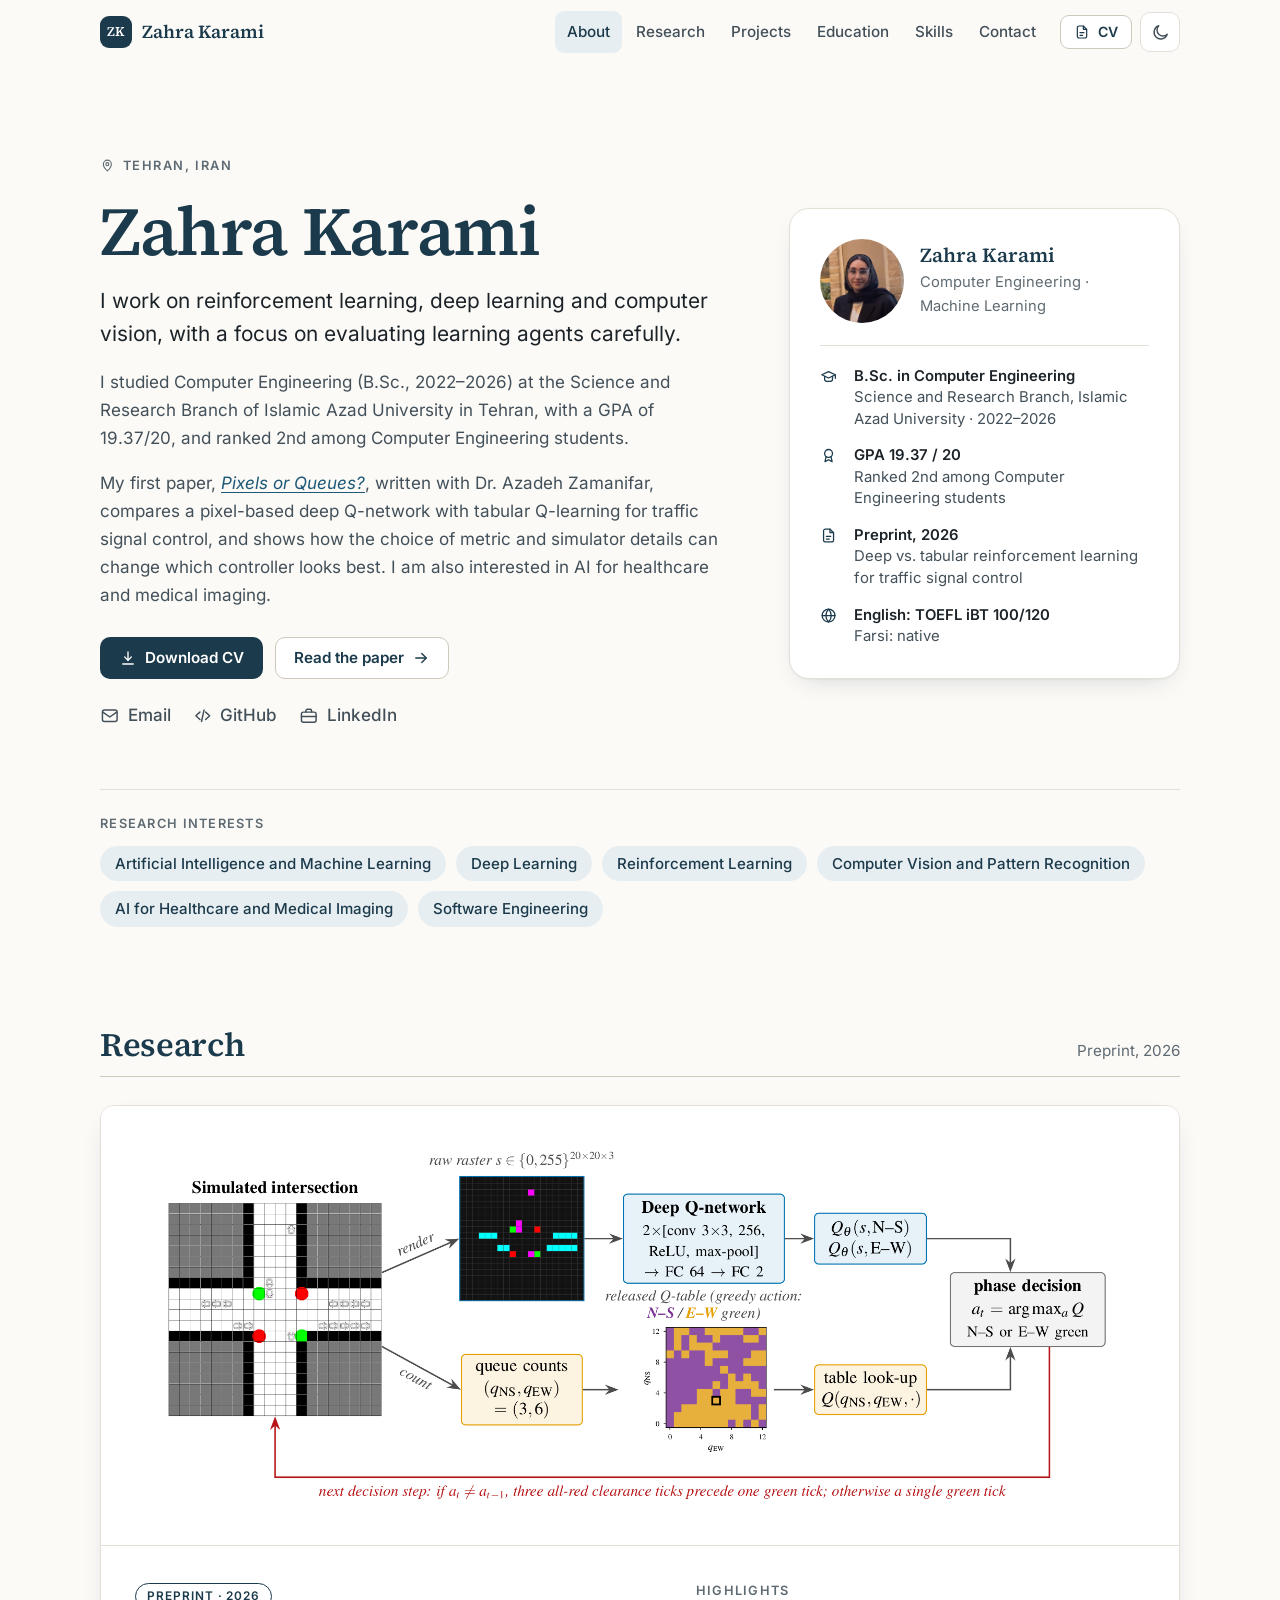
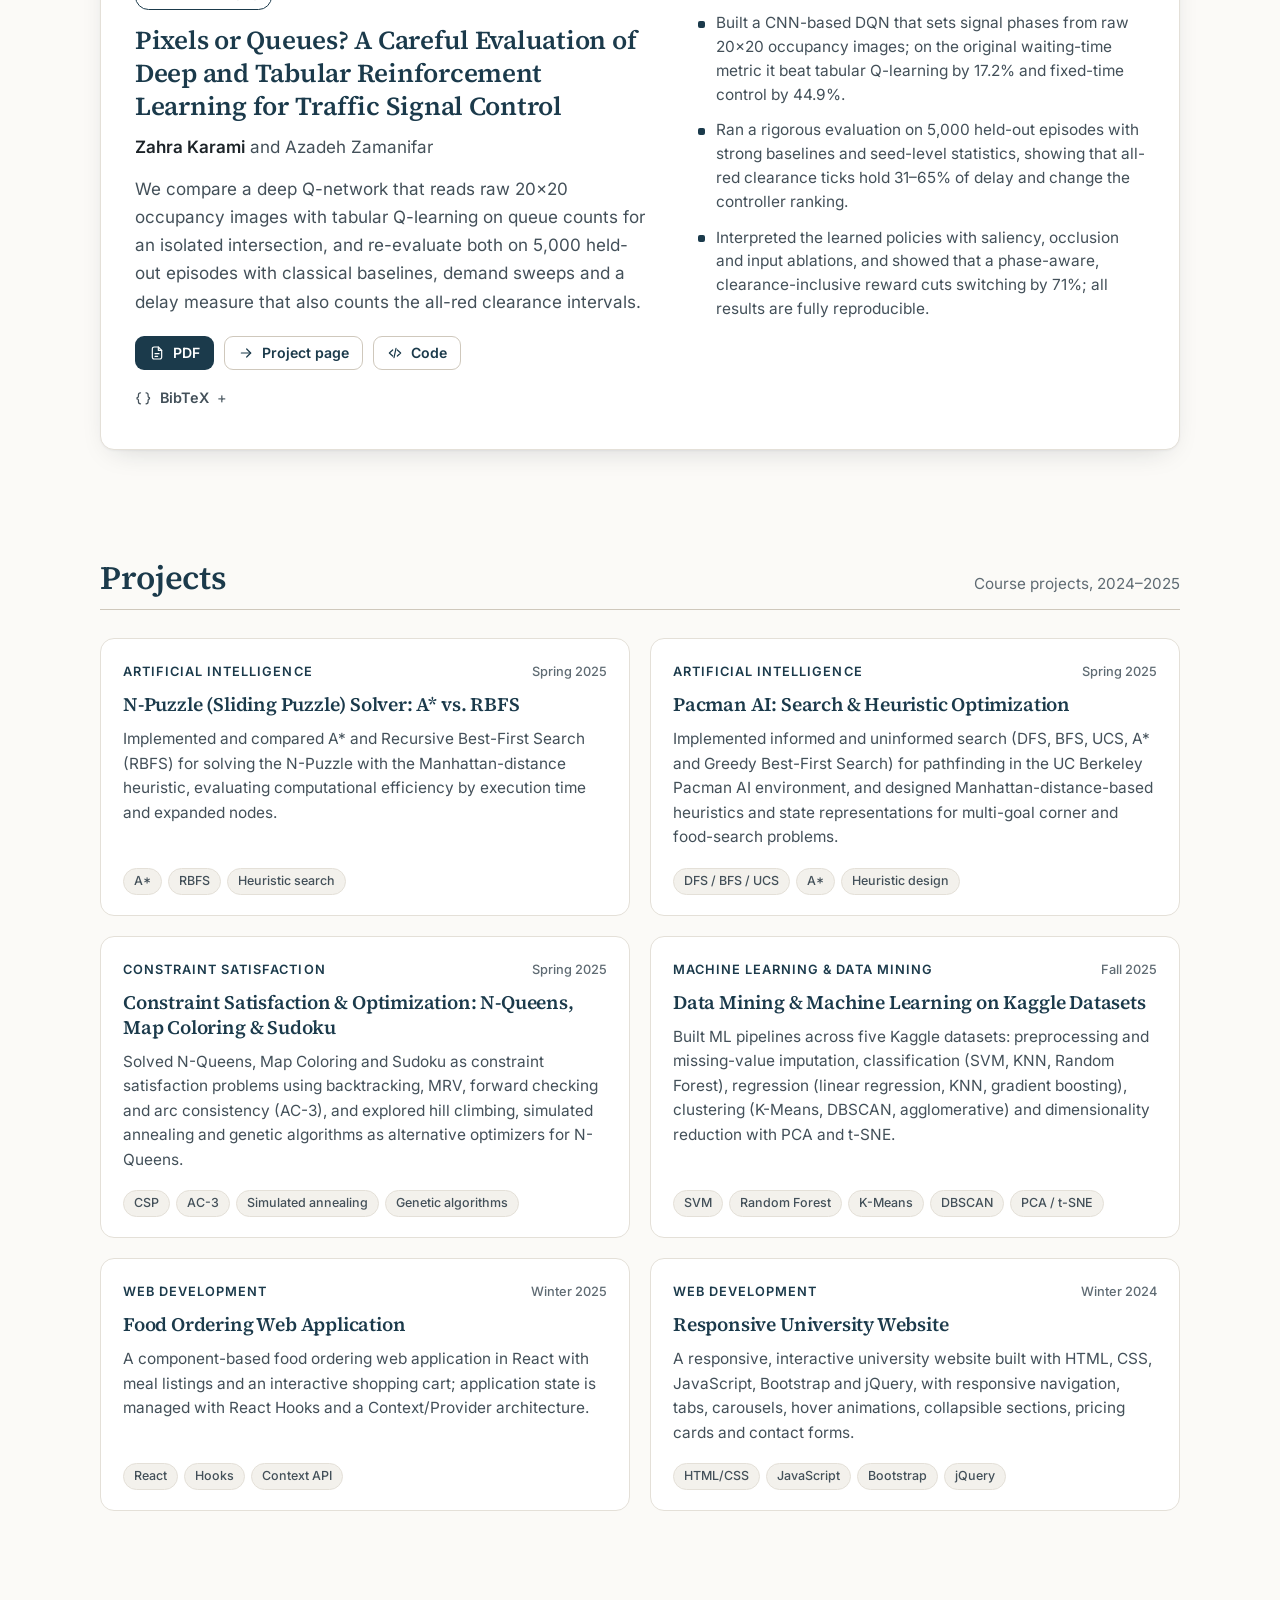
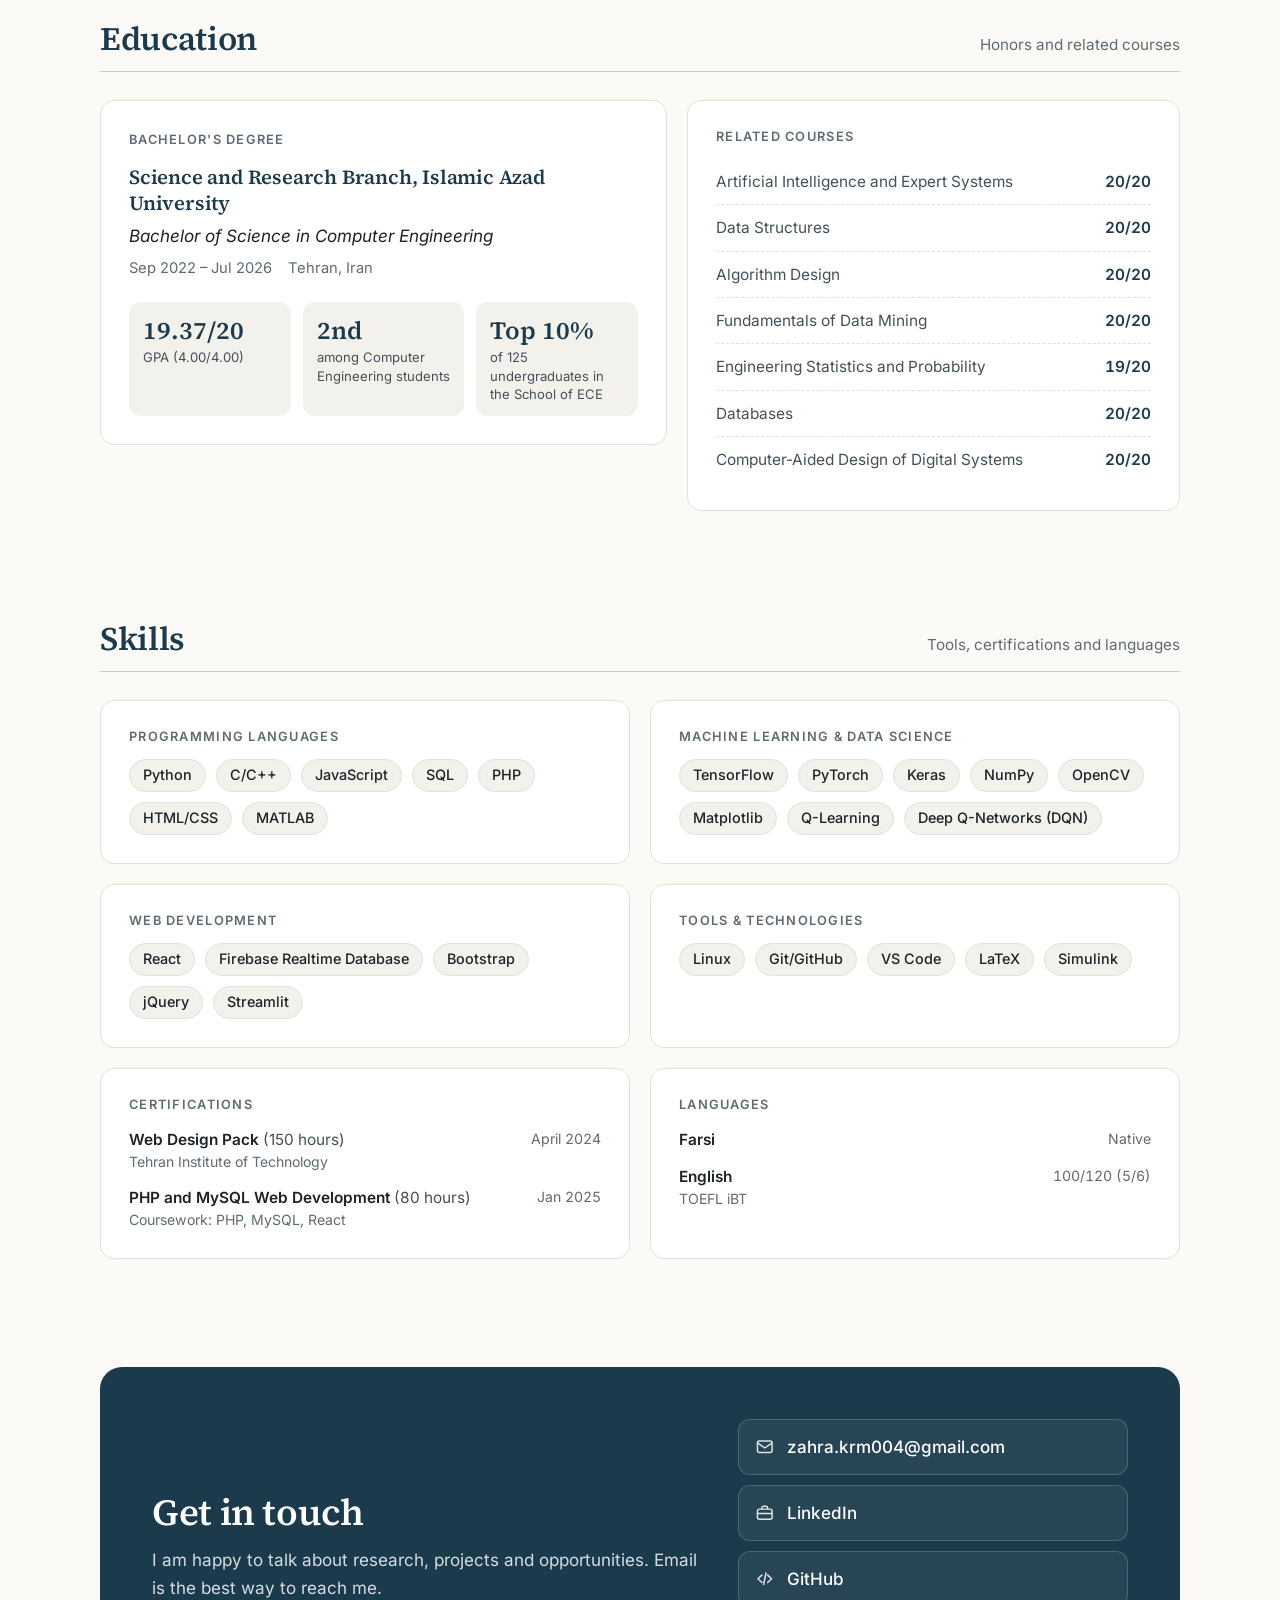
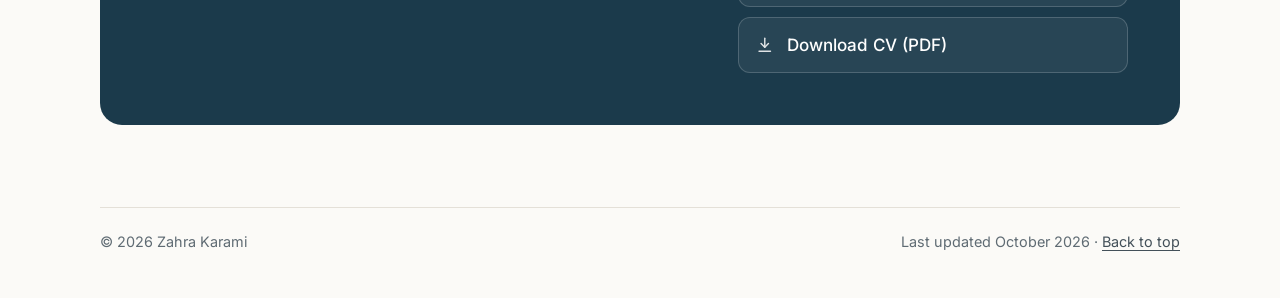
<file: index.html>
<!doctype html>
<html lang="en">
<head>
  <meta charset="utf-8">
  <meta name="viewport" content="width=device-width, initial-scale=1">
  <title>Zahra Karami · Machine Learning &amp; Computer Engineering</title>
  <meta name="description" content="Zahra Karami works on reinforcement learning, deep learning and computer vision (B.Sc. Computer Engineering, Science and Research Branch, Islamic Azad University). Paper, projects, CV and contact.">
  <meta name="author" content="Zahra Karami">
  <link rel="canonical" href="https://zahrakrm.github.io/">

  <!-- Social previews -->
  <meta property="og:type" content="profile">
  <meta property="og:site_name" content="Zahra Karami">
  <meta property="og:title" content="Zahra Karami · Machine Learning &amp; Computer Engineering">
  <meta property="og:description" content="Reinforcement learning, deep learning and computer vision. Paper, projects, CV and contact.">
  <meta property="og:url" content="https://zahrakrm.github.io/">
  <meta property="og:image" content="https://zahrakrm.github.io/assets/img/og-home.png">
  <meta property="og:image:width" content="1200">
  <meta property="og:image:height" content="630">
  <meta property="og:image:alt" content="Zahra Karami: Computer Engineering, reinforcement learning, deep learning, computer vision">
  <meta property="profile:first_name" content="Zahra">
  <meta property="profile:last_name" content="Karami">
  <meta name="twitter:card" content="summary_large_image">

  <meta name="theme-color" content="#fbfaf7" media="(prefers-color-scheme: light)">
  <meta name="theme-color" content="#0e1316" media="(prefers-color-scheme: dark)">
  <link rel="icon" href="favicon.ico" sizes="any">
  <link rel="icon" href="assets/img/favicon.svg" type="image/svg+xml">
  <link rel="apple-touch-icon" href="assets/img/apple-touch-icon.png">

  <link rel="preload" href="assets/fonts/inter-latin-wght-normal.woff2" as="font" type="font/woff2" crossorigin>
  <link rel="preload" href="assets/fonts/source-serif-4-latin-wght-normal.woff2" as="font" type="font/woff2" crossorigin>
  <link rel="stylesheet" href="assets/css/style.css">
  <script>
    document.documentElement.classList.add("js");
    try {
      var savedTheme = localStorage.getItem("theme");
      if (savedTheme === "light" || savedTheme === "dark") {
        document.documentElement.setAttribute("data-theme", savedTheme);
      }
    } catch (e) {}
  </script>
  <script src="assets/js/main.js" defer></script>

  <script type="application/ld+json">
  {
    "@context": "https://schema.org",
    "@type": "Person",
    "name": "Zahra Karami",
    "url": "https://zahrakrm.github.io/",
    "email": "mailto:zahra.krm004@gmail.com",
    "image": "https://zahrakrm.github.io/assets/img/og-home.png",
    "affiliation": {
      "@type": "CollegeOrUniversity",
      "name": "Science and Research Branch, Islamic Azad University"
    },
    "address": { "@type": "PostalAddress", "addressLocality": "Tehran", "addressCountry": "IR" },
    "knowsAbout": ["Reinforcement learning", "Deep learning", "Computer vision", "Machine learning", "AI for healthcare"],
    "sameAs": ["https://github.com/zahraKrm", "https://www.linkedin.com/in/zahra-karami-ai/"]
  }
  </script>
</head>
<body>
  <!-- Icon set (inline so the page needs no extra request) -->
  <svg xmlns="http://www.w3.org/2000/svg" style="display:none">
    <symbol id="i-mail" viewBox="0 0 24 24"><rect x="3" y="5" width="18" height="14" rx="2.5"/><path d="m3.5 7.5 8.5 6 8.5-6"/></symbol>
    <symbol id="i-download" viewBox="0 0 24 24"><path d="M12 4v11"/><path d="m7.5 10.5 4.5 4.5 4.5-4.5"/><path d="M5 20h14"/></symbol>
    <symbol id="i-file" viewBox="0 0 24 24"><path d="M14 3H7.5A2.5 2.5 0 0 0 5 5.5v13A2.5 2.5 0 0 0 7.5 21h9a2.5 2.5 0 0 0 2.5-2.5V8z"/><path d="M14 3v5h5"/><path d="M9 13h6M9 17h4"/></symbol>
    <symbol id="i-code" viewBox="0 0 24 24"><path d="m8.5 7.5-5 4.5 5 4.5"/><path d="m15.5 7.5 5 4.5-5 4.5"/><path d="m13.5 5-3 14"/></symbol>
    <symbol id="i-briefcase" viewBox="0 0 24 24"><rect x="3" y="7.5" width="18" height="12.5" rx="2.5"/><path d="M8.5 7.5V6a2 2 0 0 1 2-2h3a2 2 0 0 1 2 2v1.5"/><path d="M3 13h18"/></symbol>
    <symbol id="i-external" viewBox="0 0 24 24"><path d="M14 4h6v6"/><path d="M20 4 11 13"/><path d="M18 14.5V19a1 1 0 0 1-1 1H5a1 1 0 0 1-1-1V7a1 1 0 0 1 1-1h4.5"/></symbol>
    <symbol id="i-sun" viewBox="0 0 24 24"><circle cx="12" cy="12" r="4"/><path d="M12 2.5v2M12 19.5v2M4.6 4.6 6 6M18 18l1.4 1.4M2.5 12h2M19.5 12h2M4.6 19.4 6 18M18 6l1.4-1.4"/></symbol>
    <symbol id="i-moon" viewBox="0 0 24 24"><path d="M20.5 14.2A8.5 8.5 0 1 1 9.8 3.5a6.8 6.8 0 0 0 10.7 10.7z"/></symbol>
    <symbol id="i-menu" viewBox="0 0 24 24"><path d="M4 7h16M4 12h16M4 17h16"/></symbol>
    <symbol id="i-pin" viewBox="0 0 24 24"><path d="M12 21s-6.5-5.8-6.5-11a6.5 6.5 0 0 1 13 0c0 5.2-6.5 11-6.5 11z"/><circle cx="12" cy="10" r="2.4"/></symbol>
    <symbol id="i-cap" viewBox="0 0 24 24"><path d="M2.5 9.5 12 5l9.5 4.5L12 14z"/><path d="M6.5 11.6V16c0 1.4 2.5 2.8 5.5 2.8s5.5-1.4 5.5-2.8v-4.4"/><path d="M21.5 9.5v5"/></symbol>
    <symbol id="i-award" viewBox="0 0 24 24"><circle cx="12" cy="9" r="5.5"/><path d="m8.6 13.4-1.6 7.1 5-2.6 5 2.6-1.6-7.1"/></symbol>
    <symbol id="i-globe" viewBox="0 0 24 24"><circle cx="12" cy="12" r="9"/><path d="M3 12h18"/><path d="M12 3c2.5 2.7 3.8 5.7 3.8 9s-1.3 6.3-3.8 9c-2.5-2.7-3.8-5.7-3.8-9S9.5 5.7 12 3z"/></symbol>
    <symbol id="i-copy" viewBox="0 0 24 24"><rect x="9" y="9" width="11" height="11" rx="2"/><path d="M5.5 15H5a1 1 0 0 1-1-1V5a1 1 0 0 1 1-1h9a1 1 0 0 1 1 1v.5"/></symbol>
    <symbol id="i-braces" viewBox="0 0 24 24"><path d="M8 4c-2 0-3 1-3 3v2c0 1.2-.8 2-2 2v2c1.2 0 2 .8 2 2v2c0 2 1 3 3 3"/><path d="M16 4c2 0 3 1 3 3v2c0 1.2.8 2 2 2v2c-1.2 0-2 .8-2 2v2c0 2-1 3-3 3"/></symbol>
    <symbol id="i-arrow-right" viewBox="0 0 24 24"><path d="M5 12h14"/><path d="m13 6 6 6-6 6"/></symbol>
  </svg>

  <a class="skip-link" href="#main">Skip to content</a>

  <header class="site-header" id="top">
    <div class="container header-inner">
      <a class="brand" href="#about"><span class="brand-mark" aria-hidden="true">ZK</span>Zahra Karami</a>
      <nav class="site-nav" id="site-nav" aria-label="Main">
        <ul>
          <li><a href="#about">About</a></li>
          <li><a href="#research">Research</a></li>
          <li><a href="#projects">Projects</a></li>
          <li><a href="#education">Education</a></li>
          <li><a href="#skills">Skills</a></li>
          <li><a href="#contact">Contact</a></li>
        </ul>
      </nav>
      <div class="header-actions">
        <a class="btn btn-secondary btn-sm" href="assets/files/Zahra_Karami_CV.pdf"><svg class="icon" aria-hidden="true"><use href="#i-file"/></svg><span class="btn-cv-label">CV</span><span class="visually-hidden"> (PDF)</span></a>
        <button class="icon-btn js-only" type="button" data-theme-toggle aria-label="Switch theme">
          <svg class="icon icon-moon" aria-hidden="true"><use href="#i-moon"/></svg>
          <svg class="icon icon-sun" aria-hidden="true"><use href="#i-sun"/></svg>
        </button>
        <button class="icon-btn nav-toggle js-only" type="button" data-nav-toggle aria-controls="site-nav" aria-expanded="false" aria-label="Open menu">
          <svg class="icon" aria-hidden="true"><use href="#i-menu"/></svg>
        </button>
      </div>
    </div>
  </header>

  <main id="main">
    <!-- ============================================================ ABOUT -->
    <section id="about" class="hero" aria-labelledby="about-title">
      <div class="container">
        <div class="hero-grid">
          <div class="hero-text">
            <p class="eyebrow"><svg class="icon" aria-hidden="true"><use href="#i-pin"/></svg>Tehran, Iran</p>
            <h1 id="about-title">Zahra Karami</h1>
            <p class="lead">I work on reinforcement learning, deep learning and computer vision, with a focus on evaluating learning agents carefully.</p>
            <p>I studied Computer Engineering (B.Sc., 2022–2026) at the Science and Research Branch of Islamic Azad University in Tehran, with a GPA of 19.37/20, and ranked 2nd among Computer Engineering students.</p>
            <p>My first paper, <a href="pixels-or-queues/"><em>Pixels or Queues?</em></a>, written with Dr. Azadeh Zamanifar, compares a pixel-based deep Q-network with tabular Q-learning for traffic signal control, and shows how the choice of metric and simulator details can change which controller looks best. I am also interested in AI for healthcare and medical imaging.</p>
            <div class="hero-actions">
              <a class="btn btn-primary" href="assets/files/Zahra_Karami_CV.pdf" download><svg class="icon" aria-hidden="true"><use href="#i-download"/></svg>Download CV</a>
              <a class="btn btn-secondary" href="pixels-or-queues/">Read the paper<svg class="icon" aria-hidden="true"><use href="#i-arrow-right"/></svg></a>
            </div>
            <ul class="hero-links">
              <li><a href="mailto:zahra.krm004@gmail.com"><svg class="icon" aria-hidden="true"><use href="#i-mail"/></svg>Email</a></li>
              <li><a href="https://github.com/zahraKrm" rel="me"><svg class="icon" aria-hidden="true"><use href="#i-code"/></svg>GitHub</a></li>
              <li><a href="https://www.linkedin.com/in/zahra-karami-ai/" rel="me"><svg class="icon" aria-hidden="true"><use href="#i-briefcase"/></svg>LinkedIn</a></li>
            </ul>
          </div>

          <aside class="profile-card" aria-label="At a glance">
            <div class="profile-top">
              <!-- To use a photo, replace this div with:
                   <img class="avatar" src="assets/img/profile.jpg" alt="Zahra Karami" width="84" height="84"> -->
              <img class="avatar" src="assets/img/profile.jpg" alt="Zahra Karami" width="84" height="84">
              <div>
                <p class="profile-name">Zahra Karami</p>
                <p class="profile-role">Computer Engineering · Machine Learning</p>
              </div>
            </div>
            <ul class="facts">
              <li><svg class="icon" aria-hidden="true"><use href="#i-cap"/></svg><span><strong>B.Sc. in Computer Engineering</strong>Science and Research Branch, Islamic Azad University · 2022–2026</span></li>
              <li><svg class="icon" aria-hidden="true"><use href="#i-award"/></svg><span><strong>GPA 19.37 / 20</strong>Ranked 2nd among Computer Engineering students</span></li>
              <li><svg class="icon" aria-hidden="true"><use href="#i-file"/></svg><span><strong>Preprint, 2026</strong>Deep vs. tabular reinforcement learning for traffic signal control</span></li>
              <li><svg class="icon" aria-hidden="true"><use href="#i-globe"/></svg><span><strong>English: TOEFL iBT 100/120</strong>Farsi: native</span></li>
            </ul>
          </aside>
        </div>

        <div class="interests">
          <h2 class="mini-title">Research interests</h2>
          <ul class="chips">
            <li class="chip">Artificial Intelligence and Machine Learning</li>
            <li class="chip">Deep Learning</li>
            <li class="chip">Reinforcement Learning</li>
            <li class="chip">Computer Vision and Pattern Recognition</li>
            <li class="chip">AI for Healthcare and Medical Imaging</li>
            <li class="chip">Software Engineering</li>
          </ul>
        </div>
      </div>
    </section>

    <!-- ========================================================= RESEARCH -->
    <section id="research" class="section" aria-labelledby="research-title">
      <div class="container">
        <div class="section-head">
          <h2 id="research-title">Research</h2>
          <p>Preprint, 2026</p>
        </div>

        <article class="pub">
          <a class="pub-figure" href="pixels-or-queues/" aria-label="Project page of Pixels or Queues?">
            <img src="assets/img/paper/overview.webp" width="1838" height="726" loading="lazy" decoding="async"
                 alt="Overview diagram: the simulated intersection is seen either as a raw pixel raster that a deep Q-network maps to two action values, or as two queue counts that index a Q-table; both pick which direction gets green.">
          </a>
          <div class="pub-body">
            <div>
              <span class="badge">Preprint · 2026</span>
              <h3 class="pub-title"><a href="pixels-or-queues/">Pixels or Queues? A Careful Evaluation of Deep and Tabular Reinforcement Learning for Traffic Signal Control</a></h3>
              <p class="authors"><span class="me">Zahra Karami</span> and Azadeh Zamanifar</p>
              <p class="pub-summary">We compare a deep Q-network that reads raw 20×20 occupancy images with tabular Q-learning on queue counts for an isolated intersection, and re-evaluate both on 5,000 held-out episodes with classical baselines, demand sweeps and a delay measure that also counts the all-red clearance intervals.</p>
              <div class="pub-actions">
                <a class="btn btn-primary btn-sm" href="assets/files/Pixels_or_Queues_Karami_Zamanifar_2026.pdf"><svg class="icon" aria-hidden="true"><use href="#i-file"/></svg>PDF</a>
                <a class="btn btn-secondary btn-sm" href="pixels-or-queues/"><svg class="icon" aria-hidden="true"><use href="#i-arrow-right"/></svg>Project page</a>
                <a class="btn btn-secondary btn-sm" href="https://github.com/zahraKrm/Deep-RL-Traffic-Signal-Control"><svg class="icon" aria-hidden="true"><use href="#i-code"/></svg>Code</a>
              </div>
              <details class="bibtex">
                <summary><svg class="icon" aria-hidden="true"><use href="#i-braces"/></svg>BibTeX</summary>
                <div class="code-block">
<pre id="bibtex-home">@misc{karami2026pixels,
  title  = {Pixels or Queues? {A} Careful Evaluation of Deep and
            Tabular Reinforcement Learning for Traffic Signal Control},
  author = {Karami, Zahra and Zamanifar, Azadeh},
  year   = {2026},
  note   = {Preprint},
  url    = {https://zahrakrm.github.io/pixels-or-queues/}
}</pre>
                  <button class="copy-btn js-only" type="button" data-copy="bibtex-home"><svg class="icon" aria-hidden="true"><use href="#i-copy"/></svg><span data-label>Copy</span></button>
                </div>
              </details>
            </div>

            <div class="pub-highlights">
              <h4>Highlights</h4>
              <ul>
                <li>Built a CNN-based DQN that sets signal phases from raw 20×20 occupancy images; on the original waiting-time metric it beat tabular Q-learning by 17.2% and fixed-time control by 44.9%.</li>
                <li>Ran a rigorous evaluation on 5,000 held-out episodes with strong baselines and seed-level statistics, showing that all-red clearance ticks hold 31–65% of delay and change the controller ranking.</li>
                <li>Interpreted the learned policies with saliency, occlusion and input ablations, and showed that a phase-aware, clearance-inclusive reward cuts switching by 71%; all results are fully reproducible.</li>
              </ul>
            </div>
          </div>
        </article>
      </div>
    </section>

    <!-- ========================================================= PROJECTS -->
    <section id="projects" class="section" aria-labelledby="projects-title">
      <div class="container">
        <div class="section-head">
          <h2 id="projects-title">Projects</h2>
          <p>Course projects, 2024–2025</p>
        </div>

        <ul class="projects">
          <li>
            <article class="card">
              <div class="card-meta"><span class="card-kicker">Artificial Intelligence</span><span>Spring 2025</span></div>
              <h3>N-Puzzle (Sliding Puzzle) Solver: A* vs. RBFS</h3>
              <p>Implemented and compared A* and Recursive Best-First Search (RBFS) for solving the N-Puzzle with the Manhattan-distance heuristic, evaluating computational efficiency by execution time and expanded nodes.</p>
              <ul class="tags"><li class="tag">A*</li><li class="tag">RBFS</li><li class="tag">Heuristic search</li></ul>
            </article>
          </li>
          <li>
            <article class="card">
              <div class="card-meta"><span class="card-kicker">Artificial Intelligence</span><span>Spring 2025</span></div>
              <h3>Pacman AI: Search &amp; Heuristic Optimization</h3>
              <p>Implemented informed and uninformed search (DFS, BFS, UCS, A* and Greedy Best-First Search) for pathfinding in the UC Berkeley Pacman AI environment, and designed Manhattan-distance-based heuristics and state representations for multi-goal corner and food-search problems.</p>
              <ul class="tags"><li class="tag">DFS / BFS / UCS</li><li class="tag">A*</li><li class="tag">Heuristic design</li></ul>
            </article>
          </li>
          <li>
            <article class="card">
              <div class="card-meta"><span class="card-kicker">Constraint Satisfaction</span><span>Spring 2025</span></div>
              <h3>Constraint Satisfaction &amp; Optimization: N-Queens, Map Coloring &amp; Sudoku</h3>
              <p>Solved N-Queens, Map Coloring and Sudoku as constraint satisfaction problems using backtracking, MRV, forward checking and arc consistency (AC-3), and explored hill climbing, simulated annealing and genetic algorithms as alternative optimizers for N-Queens.</p>
              <ul class="tags"><li class="tag">CSP</li><li class="tag">AC-3</li><li class="tag">Simulated annealing</li><li class="tag">Genetic algorithms</li></ul>
            </article>
          </li>
          <li>
            <article class="card">
              <div class="card-meta"><span class="card-kicker">Machine Learning &amp; Data Mining</span><span>Fall 2025</span></div>
              <h3>Data Mining &amp; Machine Learning on Kaggle Datasets</h3>
              <p>Built ML pipelines across five Kaggle datasets: preprocessing and missing-value imputation, classification (SVM, KNN, Random Forest), regression (linear regression, KNN, gradient boosting), clustering (K-Means, DBSCAN, agglomerative) and dimensionality reduction with PCA and t-SNE.</p>
              <ul class="tags"><li class="tag">SVM</li><li class="tag">Random Forest</li><li class="tag">K-Means</li><li class="tag">DBSCAN</li><li class="tag">PCA / t-SNE</li></ul>
            </article>
          </li>
          <li>
            <article class="card">
              <div class="card-meta"><span class="card-kicker">Web Development</span><span>Winter 2025</span></div>
              <h3>Food Ordering Web Application</h3>
              <p>A component-based food ordering web application in React with meal listings and an interactive shopping cart; application state is managed with React Hooks and a Context/Provider architecture.</p>
              <ul class="tags"><li class="tag">React</li><li class="tag">Hooks</li><li class="tag">Context API</li></ul>
            </article>
          </li>
          <li>
            <article class="card">
              <div class="card-meta"><span class="card-kicker">Web Development</span><span>Winter 2024</span></div>
              <h3>Responsive University Website</h3>
              <p>A responsive, interactive university website built with HTML, CSS, JavaScript, Bootstrap and jQuery, with responsive navigation, tabs, carousels, hover animations, collapsible sections, pricing cards and contact forms.</p>
              <ul class="tags"><li class="tag">HTML/CSS</li><li class="tag">JavaScript</li><li class="tag">Bootstrap</li><li class="tag">jQuery</li></ul>
            </article>
          </li>
        </ul>
      </div>
    </section>

    <!-- ======================================================== EDUCATION -->
    <section id="education" class="section" aria-labelledby="education-title">
      <div class="container">
        <div class="section-head">
          <h2 id="education-title">Education</h2>
          <p>Honors and related courses</p>
        </div>

        <div class="edu-grid">
          <article class="panel">
            <p class="panel-label">Bachelor's degree</p>
            <h3>Science and Research Branch, Islamic Azad University</h3>
            <p class="degree">Bachelor of Science in Computer Engineering</p>
            <p class="when-where"><span>Sep 2022 – Jul 2026</span><span>Tehran, Iran</span></p>
            <ul class="stats">
              <li class="stat"><strong>19.37/20</strong><span>GPA (4.00/4.00)</span></li>
              <li class="stat"><strong>2nd</strong><span>among Computer Engineering students</span></li>
              <li class="stat"><strong>Top 10%</strong><span>of 125 undergraduates in the School of ECE</span></li>
            </ul>
          </article>

          <article class="panel">
            <h3 class="panel-label">Related courses</h3>
            <ul class="courses">
              <li><span>Artificial Intelligence and Expert Systems</span><span class="grade">20/20</span></li>
              <li><span>Data Structures</span><span class="grade">20/20</span></li>
              <li><span>Algorithm Design</span><span class="grade">20/20</span></li>
              <li><span>Fundamentals of Data Mining</span><span class="grade">20/20</span></li>
              <li><span>Engineering Statistics and Probability</span><span class="grade">19/20</span></li>
              <li><span>Databases</span><span class="grade">20/20</span></li>
              <li><span>Computer-Aided Design of Digital Systems</span><span class="grade">20/20</span></li>
            </ul>
          </article>
        </div>
      </div>
    </section>

    <!-- =========================================================== SKILLS -->
    <section id="skills" class="section" aria-labelledby="skills-title">
      <div class="container">
        <div class="section-head">
          <h2 id="skills-title">Skills</h2>
          <p>Tools, certifications and languages</p>
        </div>

        <div class="skills-grid">
          <div class="panel skill-group">
            <h3>Programming languages</h3>
            <ul class="chips">
              <li class="chip">Python</li><li class="chip">C/C++</li><li class="chip">JavaScript</li><li class="chip">SQL</li><li class="chip">PHP</li><li class="chip">HTML/CSS</li><li class="chip">MATLAB</li>
            </ul>
          </div>
          <div class="panel skill-group">
            <h3>Machine learning &amp; data science</h3>
            <ul class="chips">
              <li class="chip">TensorFlow</li><li class="chip">PyTorch</li><li class="chip">Keras</li><li class="chip">NumPy</li><li class="chip">OpenCV</li><li class="chip">Matplotlib</li><li class="chip">Q-Learning</li><li class="chip">Deep Q-Networks (DQN)</li>
            </ul>
          </div>
          <div class="panel skill-group">
            <h3>Web development</h3>
            <ul class="chips">
              <li class="chip">React</li><li class="chip">Firebase Realtime Database</li><li class="chip">Bootstrap</li><li class="chip">jQuery</li><li class="chip">Streamlit</li>
            </ul>
          </div>
          <div class="panel skill-group">
            <h3>Tools &amp; technologies</h3>
            <ul class="chips">
              <li class="chip">Linux</li><li class="chip">Git/GitHub</li><li class="chip">VS Code</li><li class="chip">LaTeX</li><li class="chip">Simulink</li>
            </ul>
          </div>
        </div>

        <div class="extras">
          <div class="panel">
            <h3 class="mini-title">Certifications</h3>
            <ul class="plain-list">
              <li><span><strong>Web Design Pack</strong> (150 hours)<span class="note">Tehran Institute of Technology</span></span><span class="date">April 2024</span></li>
              <li><span><strong>PHP and MySQL Web Development</strong> (80 hours)<span class="note">Coursework: PHP, MySQL, React</span></span><span class="date">Jan 2025</span></li>
            </ul>
          </div>
          <div class="panel">
            <h3 class="mini-title">Languages</h3>
            <ul class="plain-list">
              <li><span><strong>Farsi</strong></span><span class="date">Native</span></li>
              <li><span><strong>English</strong><span class="note">TOEFL iBT</span></span><span class="date">100/120 (5/6)</span></li>
            </ul>
          </div>
        </div>
      </div>
    </section>

    <!-- ========================================================== CONTACT -->
    <section id="contact" class="section" aria-labelledby="contact-title">
      <div class="container">
        <div class="contact-panel">
          <div>
            <h2 id="contact-title">Get in touch</h2>
            <p>I am happy to talk about research, projects and opportunities. Email is the best way to reach me.</p>
          </div>
          <ul class="contact-links">
            <li><a href="mailto:zahra.krm004@gmail.com"><svg class="icon" aria-hidden="true"><use href="#i-mail"/></svg>zahra.krm004@gmail.com</a></li>
            <li><a href="https://www.linkedin.com/in/zahra-karami-ai/" rel="me"><svg class="icon" aria-hidden="true"><use href="#i-briefcase"/></svg>LinkedIn</a></li>
            <li><a href="https://github.com/zahraKrm" rel="me"><svg class="icon" aria-hidden="true"><use href="#i-code"/></svg>GitHub</a></li>
            <li><a href="assets/files/Zahra_Karami_CV.pdf" download><svg class="icon" aria-hidden="true"><use href="#i-download"/></svg>Download CV (PDF)</a></li>
          </ul>
        </div>
      </div>
    </section>
  </main>

  <footer class="site-footer">
    <div class="container footer-inner">
      <p>© <span data-year>2026</span> Zahra Karami</p>
      <p>Last updated October 2026 · <a href="#top">Back to top</a></p>
    </div>
  </footer>
</body>
</html>
</file>
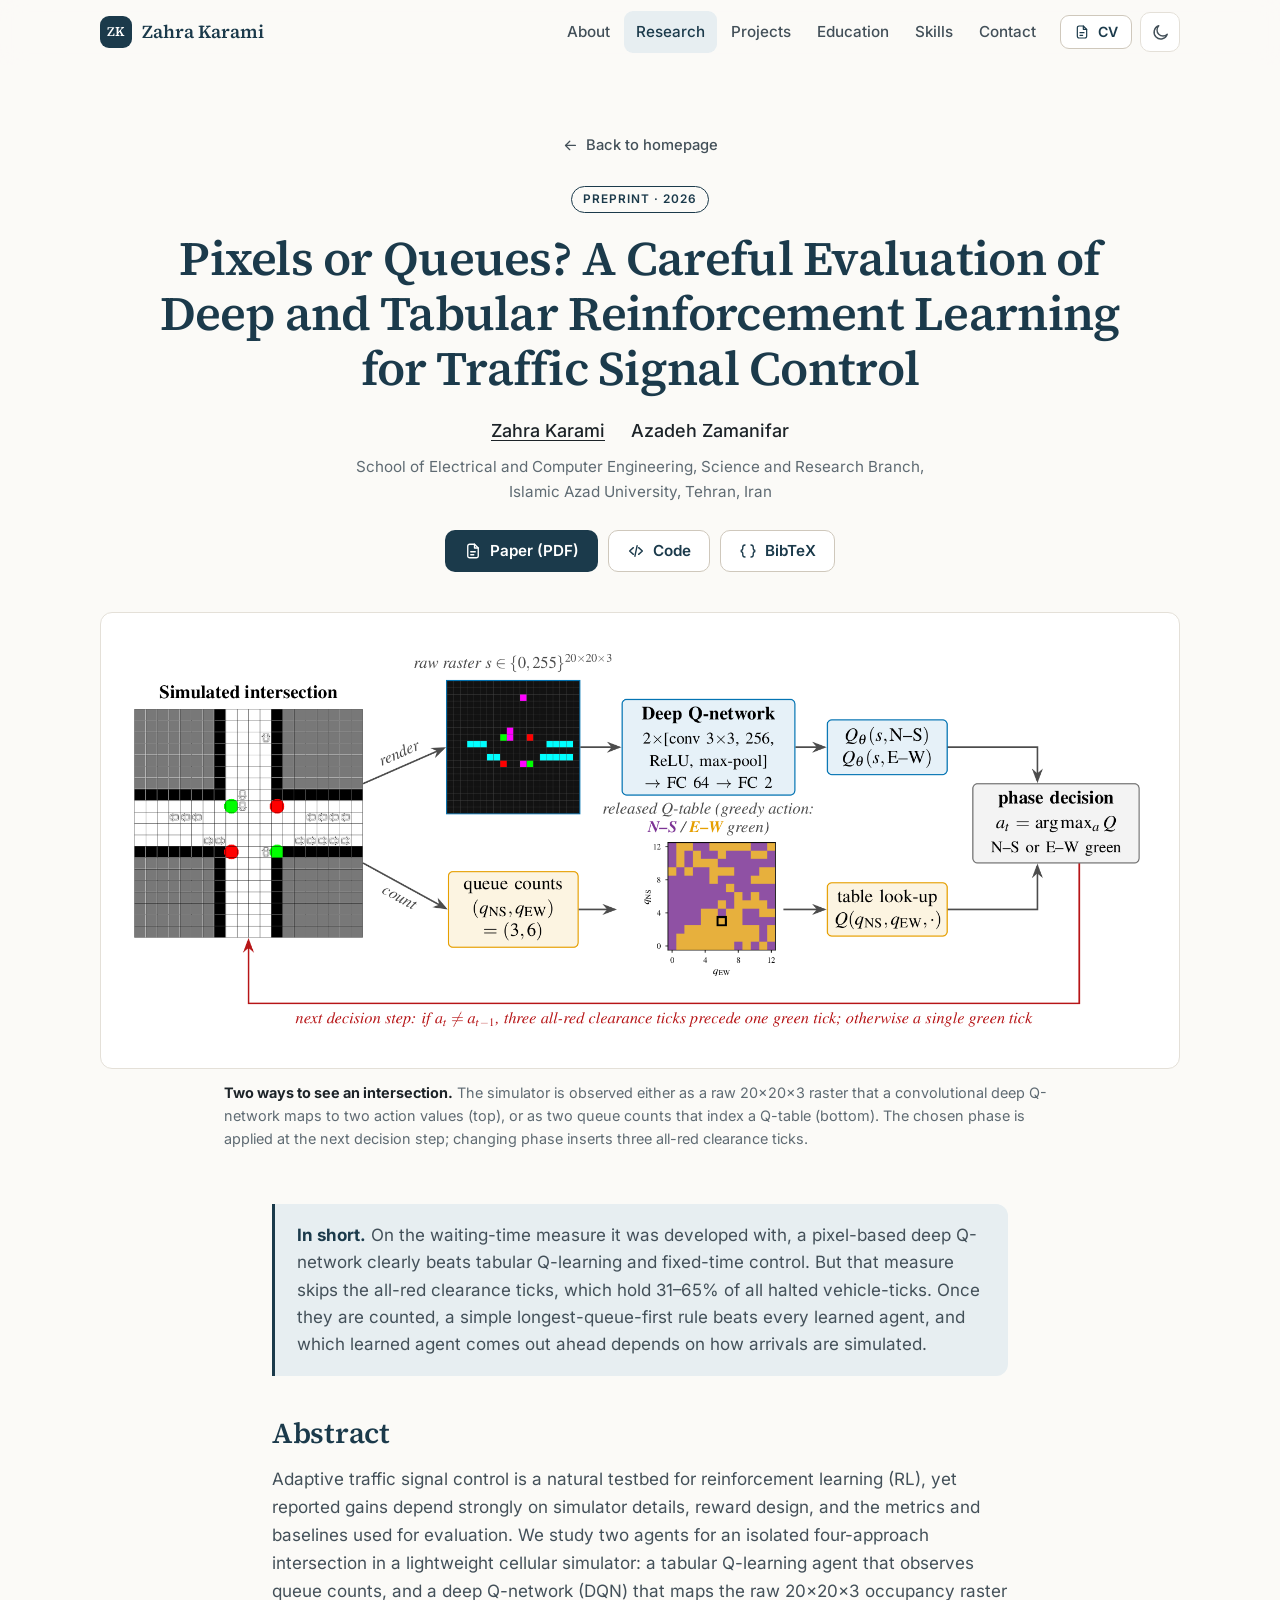
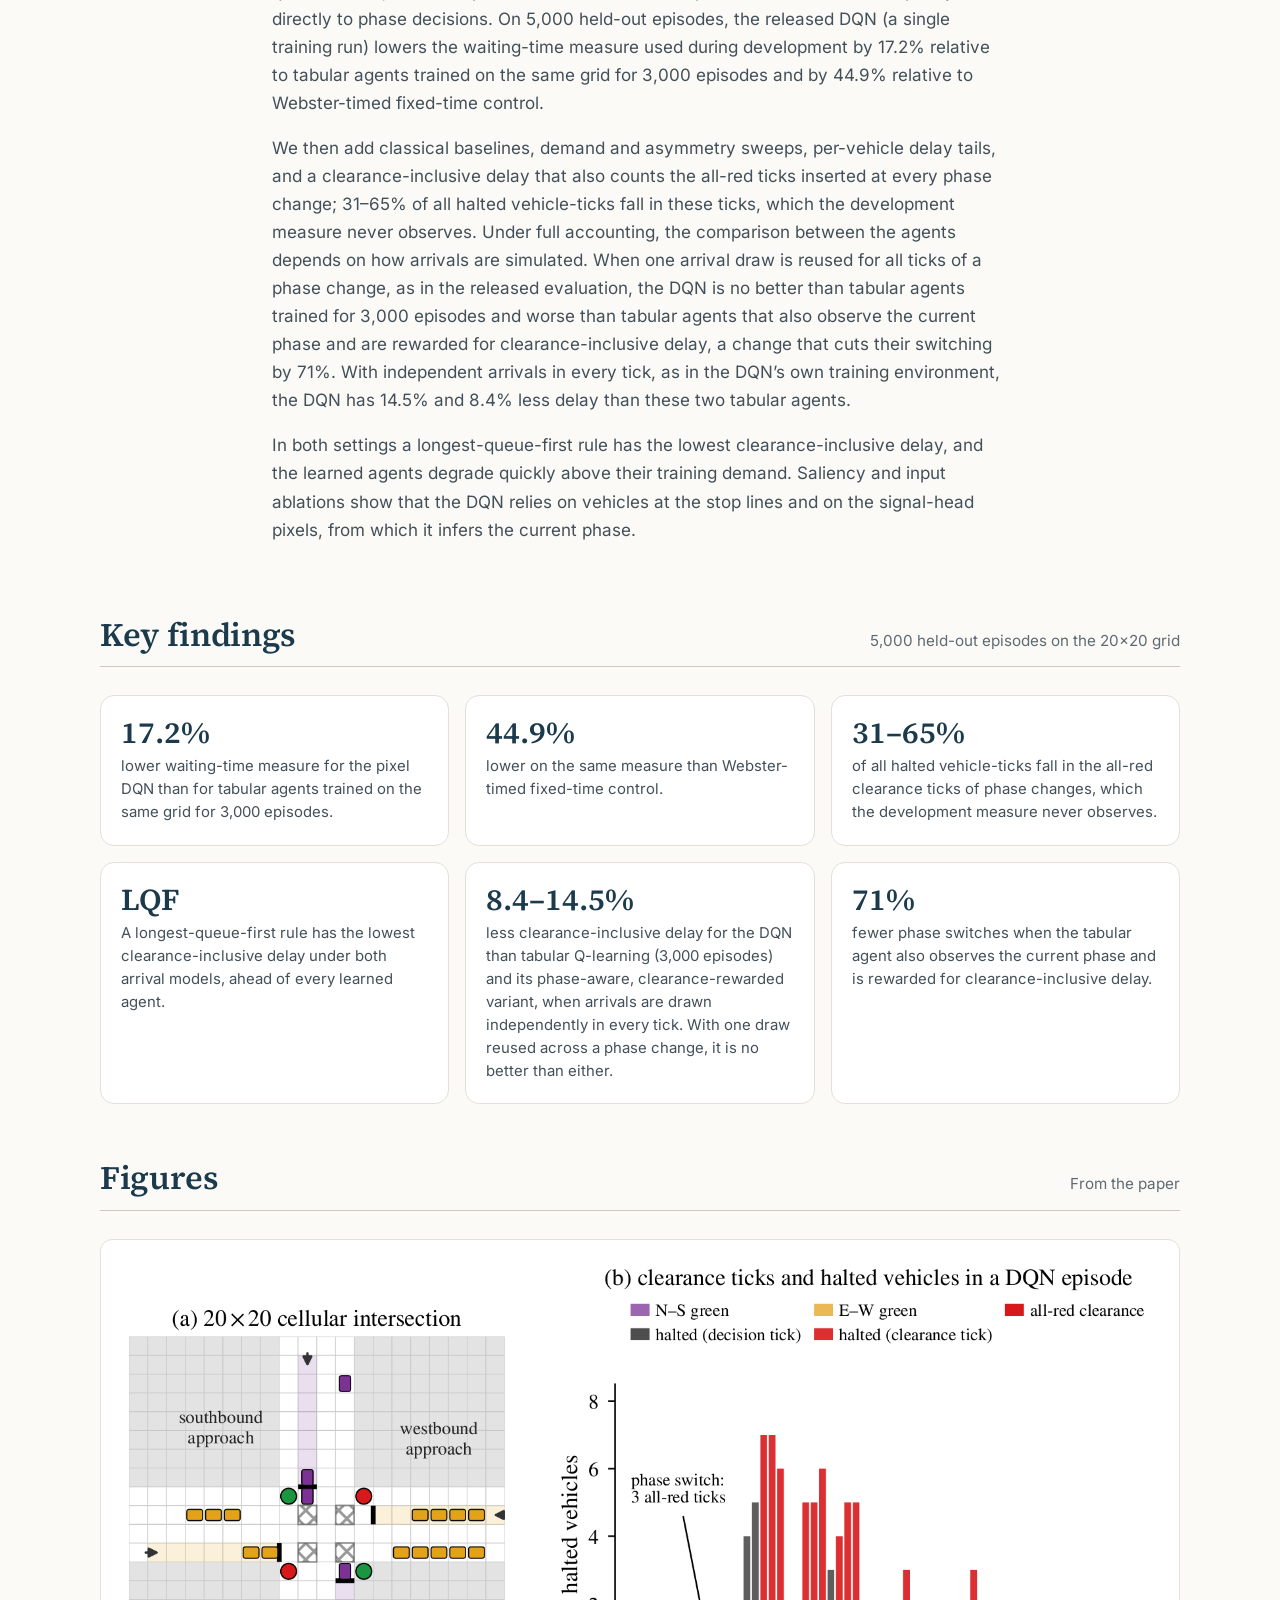
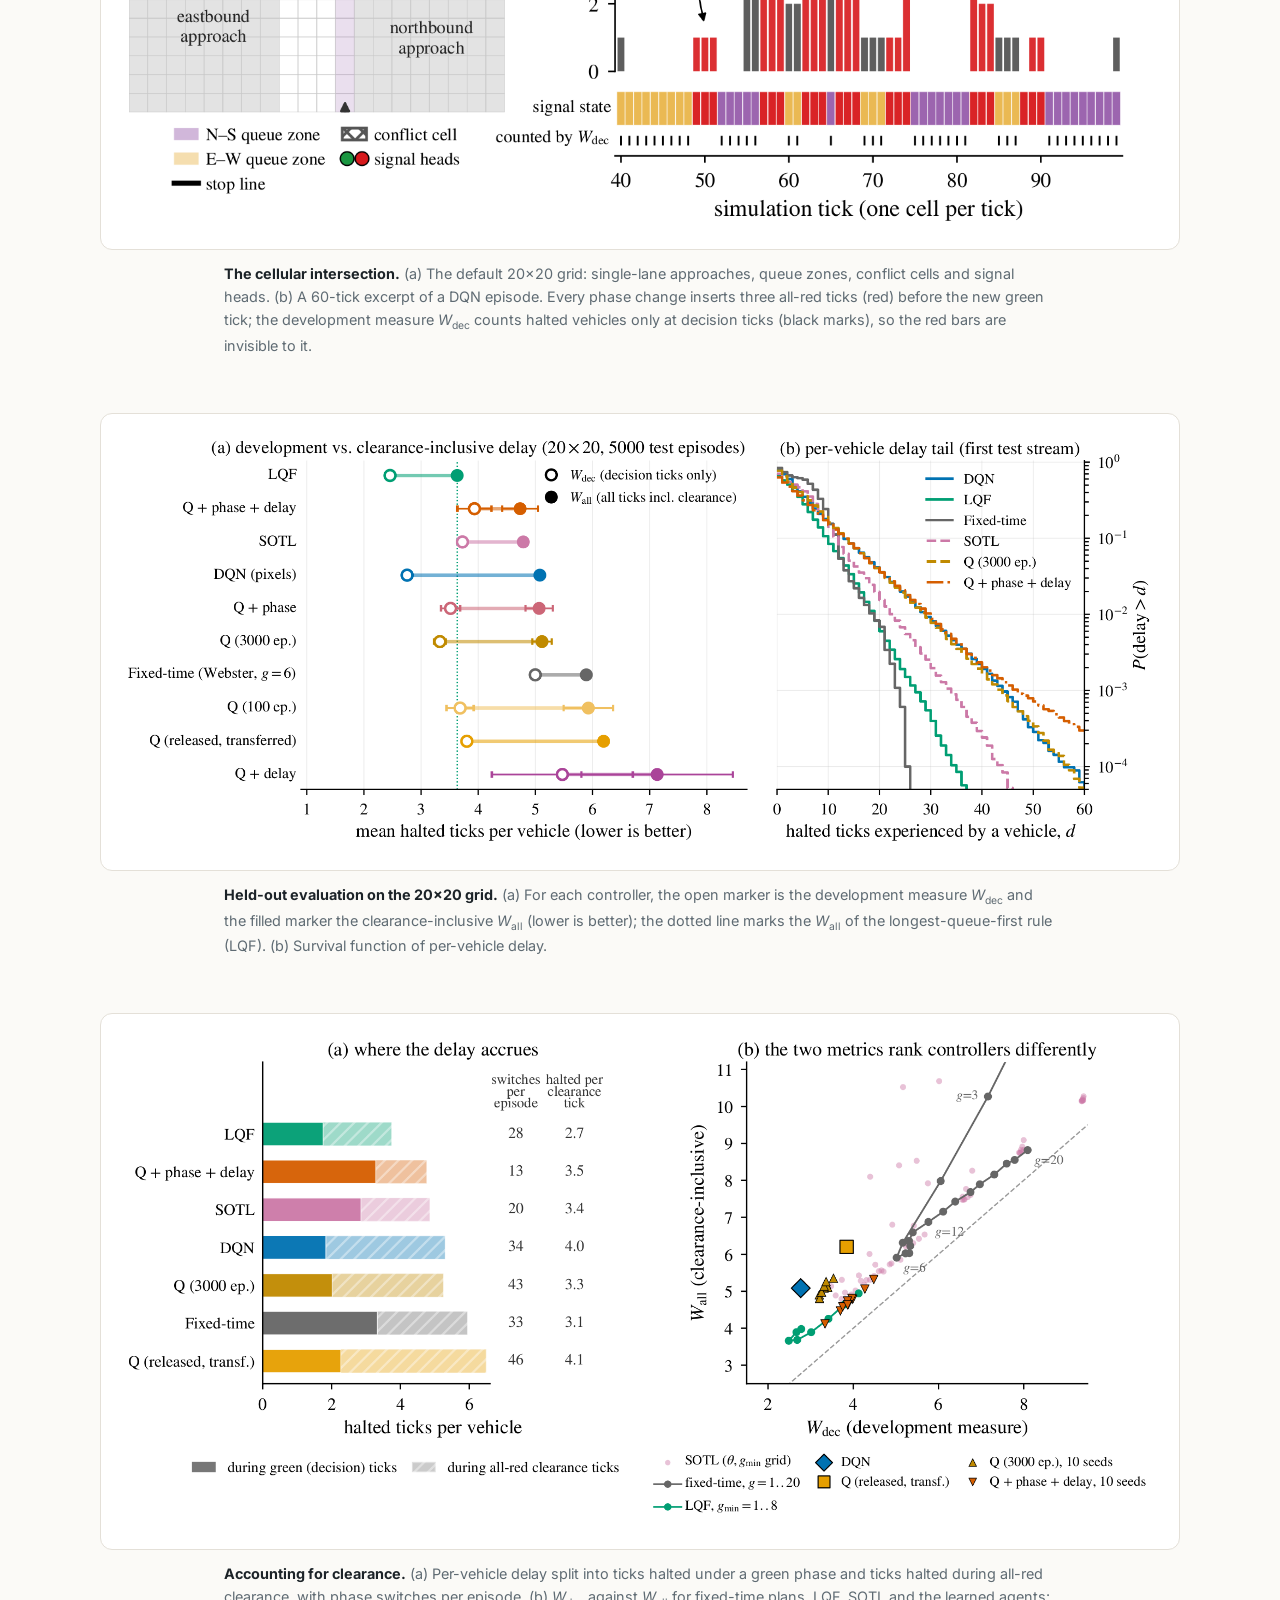
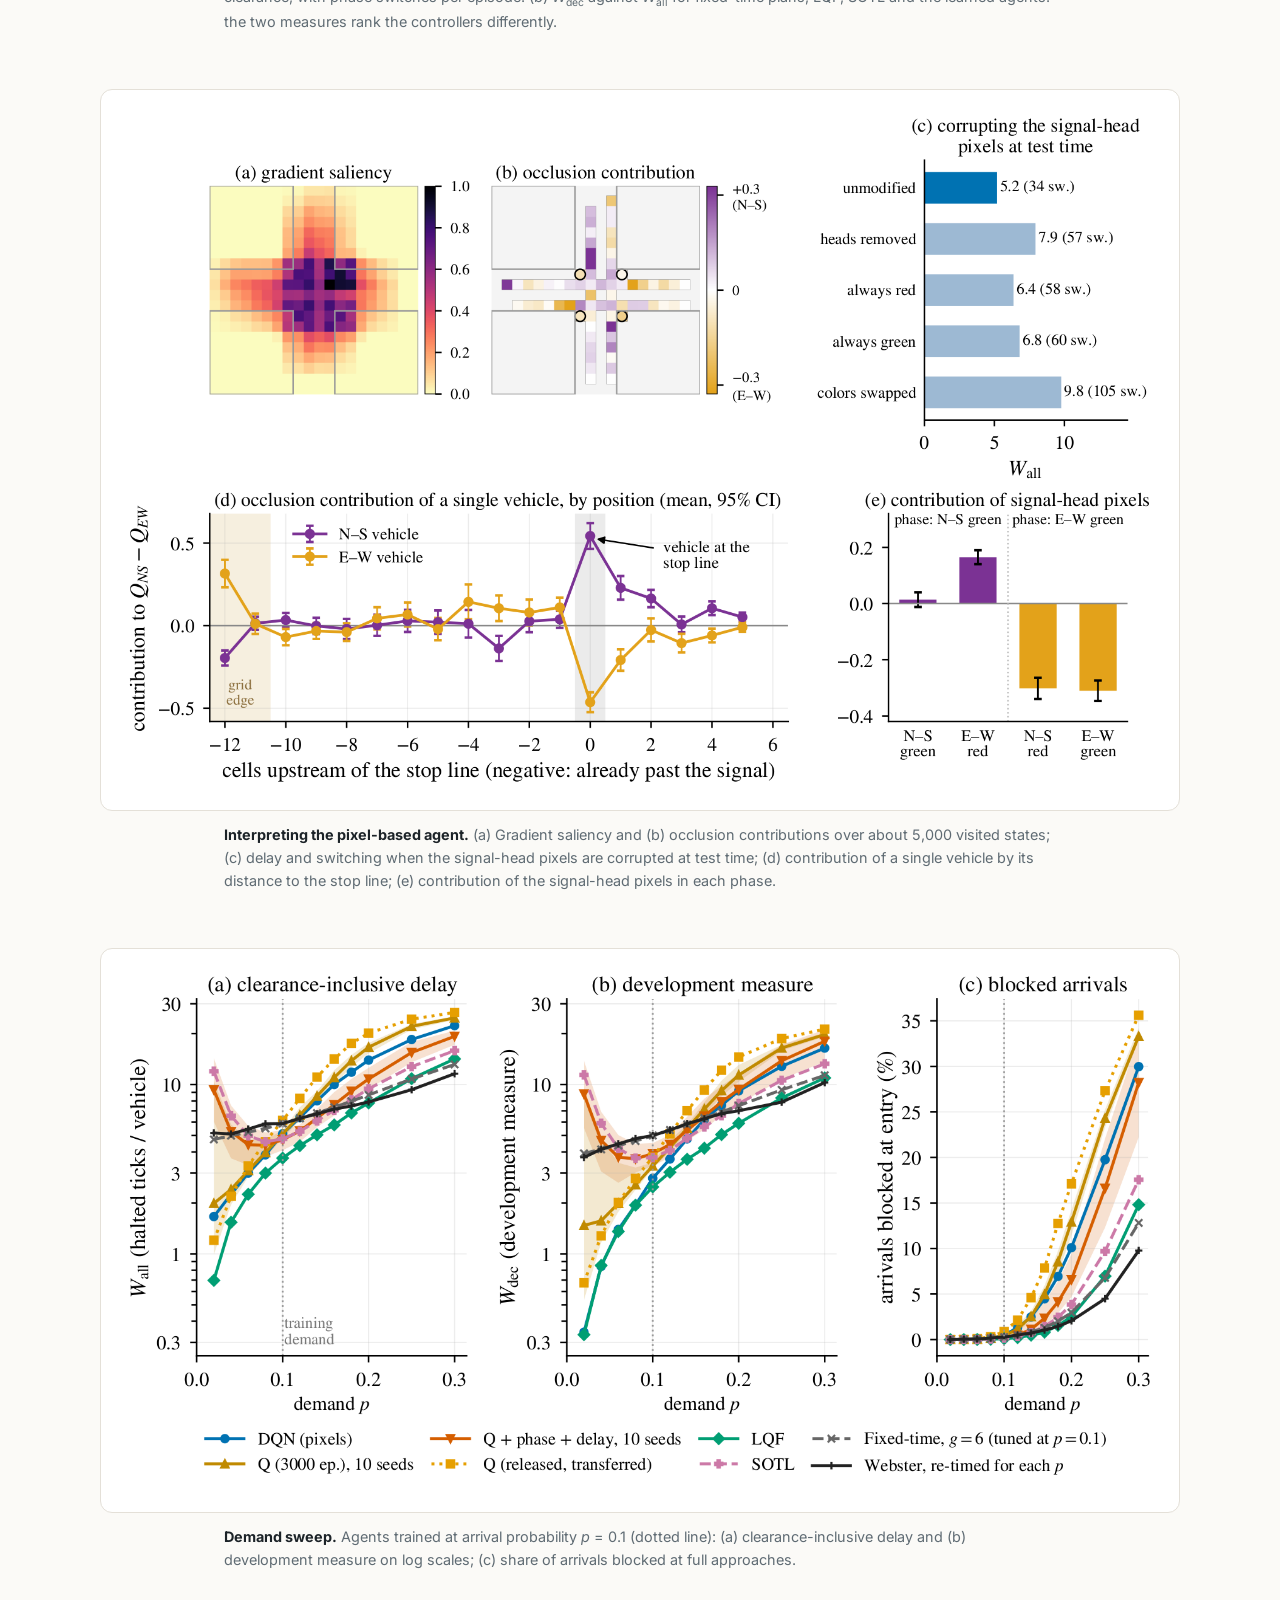
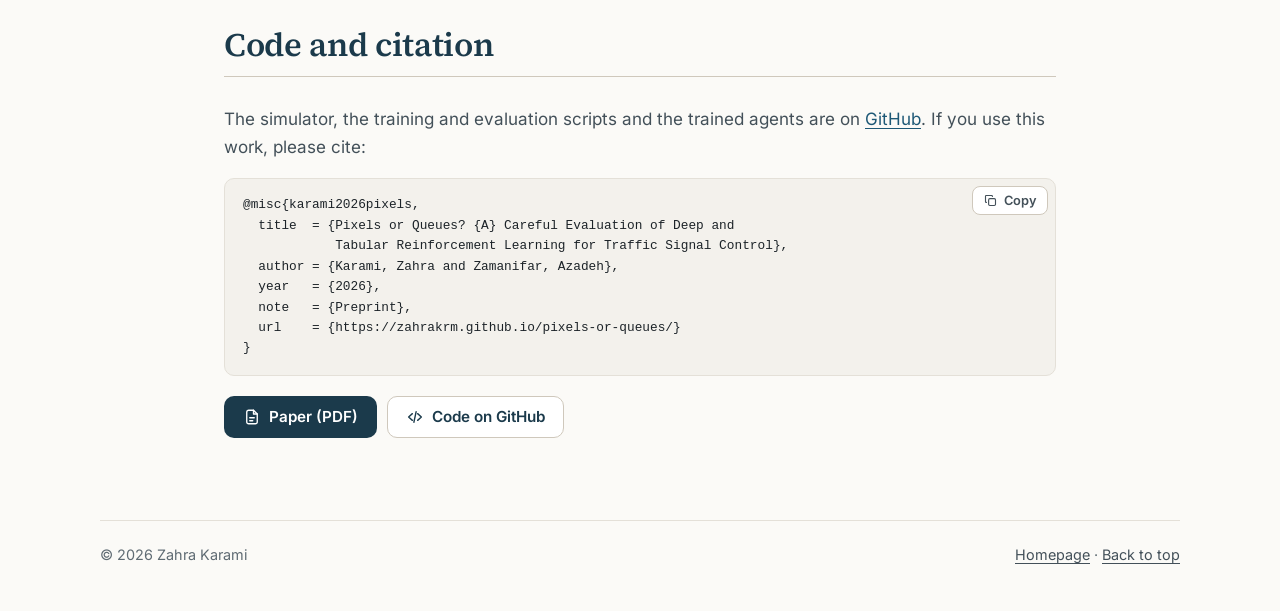
<file: pixels-or-queues/index.html>
<!doctype html>
<html lang="en">
<head>
  <meta charset="utf-8">
  <meta name="viewport" content="width=device-width, initial-scale=1">
  <title>Pixels or Queues? Deep and Tabular RL for Traffic Signal Control · Zahra Karami</title>
  <meta name="description" content="Project page of the preprint “Pixels or Queues? A Careful Evaluation of Deep and Tabular Reinforcement Learning for Traffic Signal Control” by Zahra Karami and Azadeh Zamanifar (2026): abstract, key findings, figures, PDF, code and BibTeX.">
  <meta name="author" content="Zahra Karami">
  <link rel="canonical" href="https://zahrakrm.github.io/pixels-or-queues/">

  <!-- Google Scholar -->
  <meta name="citation_title" content="Pixels or Queues? A Careful Evaluation of Deep and Tabular Reinforcement Learning for Traffic Signal Control">
  <meta name="citation_author" content="Karami, Zahra">
  <meta name="citation_author_institution" content="Science and Research Branch, Islamic Azad University">
  <meta name="citation_author" content="Zamanifar, Azadeh">
  <meta name="citation_author_institution" content="Science and Research Branch, Islamic Azad University">
  <meta name="citation_publication_date" content="2026">
  <meta name="citation_pdf_url" content="https://zahrakrm.github.io/assets/files/Pixels_or_Queues_Karami_Zamanifar_2026.pdf">
  <meta name="citation_abstract_html_url" content="https://zahrakrm.github.io/pixels-or-queues/">

  <!-- Social previews -->
  <meta property="og:type" content="article">
  <meta property="og:site_name" content="Zahra Karami">
  <meta property="og:title" content="Pixels or Queues? A Careful Evaluation of Deep and Tabular Reinforcement Learning for Traffic Signal Control">
  <meta property="og:description" content="A pixel-based DQN beats tabular Q-learning on the metric it was developed with, but counting the all-red clearance ticks changes the ranking. Preprint by Zahra Karami and Azadeh Zamanifar, 2026.">
  <meta property="og:url" content="https://zahrakrm.github.io/pixels-or-queues/">
  <meta property="og:image" content="https://zahrakrm.github.io/assets/img/og-paper.png">
  <meta property="og:image:width" content="1200">
  <meta property="og:image:height" content="630">
  <meta property="og:image:alt" content="Title of the paper and its overview diagram">
  <meta name="twitter:card" content="summary_large_image">

  <meta name="theme-color" content="#fbfaf7" media="(prefers-color-scheme: light)">
  <meta name="theme-color" content="#0e1316" media="(prefers-color-scheme: dark)">
  <link rel="icon" href="../favicon.ico" sizes="any">
  <link rel="icon" href="../assets/img/favicon.svg" type="image/svg+xml">
  <link rel="apple-touch-icon" href="../assets/img/apple-touch-icon.png">

  <link rel="preload" href="../assets/fonts/inter-latin-wght-normal.woff2" as="font" type="font/woff2" crossorigin>
  <link rel="preload" href="../assets/fonts/source-serif-4-latin-wght-normal.woff2" as="font" type="font/woff2" crossorigin>
  <link rel="stylesheet" href="../assets/css/style.css">
  <script>
    document.documentElement.classList.add("js");
    try {
      var savedTheme = localStorage.getItem("theme");
      if (savedTheme === "light" || savedTheme === "dark") {
        document.documentElement.setAttribute("data-theme", savedTheme);
      }
    } catch (e) {}
  </script>
  <script src="../assets/js/main.js" defer></script>

  <script type="application/ld+json">
  {
    "@context": "https://schema.org",
    "@type": "ScholarlyArticle",
    "headline": "Pixels or Queues? A Careful Evaluation of Deep and Tabular Reinforcement Learning for Traffic Signal Control",
    "name": "Pixels or Queues? A Careful Evaluation of Deep and Tabular Reinforcement Learning for Traffic Signal Control",
    "author": [
      { "@type": "Person", "name": "Zahra Karami", "url": "https://zahrakrm.github.io/" },
      { "@type": "Person", "name": "Azadeh Zamanifar" }
    ],
    "datePublished": "2026",
    "inLanguage": "en",
    "url": "https://zahrakrm.github.io/pixels-or-queues/",
    "image": "https://zahrakrm.github.io/assets/img/og-paper.png",
    "keywords": ["reinforcement learning", "deep Q-network", "Q-learning", "traffic signal control", "evaluation"],
    "encoding": {
      "@type": "MediaObject",
      "contentUrl": "https://zahrakrm.github.io/assets/files/Pixels_or_Queues_Karami_Zamanifar_2026.pdf",
      "encodingFormat": "application/pdf"
    }
  }
  </script>
</head>
<body>
  <svg xmlns="http://www.w3.org/2000/svg" style="display:none">
    <symbol id="i-file" viewBox="0 0 24 24"><path d="M14 3H7.5A2.5 2.5 0 0 0 5 5.5v13A2.5 2.5 0 0 0 7.5 21h9a2.5 2.5 0 0 0 2.5-2.5V8z"/><path d="M14 3v5h5"/><path d="M9 13h6M9 17h4"/></symbol>
    <symbol id="i-code" viewBox="0 0 24 24"><path d="m8.5 7.5-5 4.5 5 4.5"/><path d="m15.5 7.5 5 4.5-5 4.5"/><path d="m13.5 5-3 14"/></symbol>
    <symbol id="i-sun" viewBox="0 0 24 24"><circle cx="12" cy="12" r="4"/><path d="M12 2.5v2M12 19.5v2M4.6 4.6 6 6M18 18l1.4 1.4M2.5 12h2M19.5 12h2M4.6 19.4 6 18M18 6l1.4-1.4"/></symbol>
    <symbol id="i-moon" viewBox="0 0 24 24"><path d="M20.5 14.2A8.5 8.5 0 1 1 9.8 3.5a6.8 6.8 0 0 0 10.7 10.7z"/></symbol>
    <symbol id="i-menu" viewBox="0 0 24 24"><path d="M4 7h16M4 12h16M4 17h16"/></symbol>
    <symbol id="i-copy" viewBox="0 0 24 24"><rect x="9" y="9" width="11" height="11" rx="2"/><path d="M5.5 15H5a1 1 0 0 1-1-1V5a1 1 0 0 1 1-1h9a1 1 0 0 1 1 1v.5"/></symbol>
    <symbol id="i-braces" viewBox="0 0 24 24"><path d="M8 4c-2 0-3 1-3 3v2c0 1.2-.8 2-2 2v2c1.2 0 2 .8 2 2v2c0 2 1 3 3 3"/><path d="M16 4c2 0 3 1 3 3v2c0 1.2.8 2 2 2v2c-1.2 0-2 .8-2 2v2c0 2-1 3-3 3"/></symbol>
    <symbol id="i-arrow-left" viewBox="0 0 24 24"><path d="M19 12H5"/><path d="m11 6-6 6 6 6"/></symbol>
  </svg>

  <a class="skip-link" href="#main">Skip to content</a>

  <header class="site-header" id="top">
    <div class="container header-inner">
      <a class="brand" href="../"><span class="brand-mark" aria-hidden="true">ZK</span>Zahra Karami</a>
      <nav class="site-nav" id="site-nav" aria-label="Main">
        <ul>
          <li><a href="../#about">About</a></li>
          <li><a href="../#research" aria-current="page">Research</a></li>
          <li><a href="../#projects">Projects</a></li>
          <li><a href="../#education">Education</a></li>
          <li><a href="../#skills">Skills</a></li>
          <li><a href="../#contact">Contact</a></li>
        </ul>
      </nav>
      <div class="header-actions">
        <a class="btn btn-secondary btn-sm" href="../assets/files/Zahra_Karami_CV.pdf"><svg class="icon" aria-hidden="true"><use href="#i-file"/></svg><span class="btn-cv-label">CV</span><span class="visually-hidden"> (PDF)</span></a>
        <button class="icon-btn js-only" type="button" data-theme-toggle aria-label="Switch theme">
          <svg class="icon icon-moon" aria-hidden="true"><use href="#i-moon"/></svg>
          <svg class="icon icon-sun" aria-hidden="true"><use href="#i-sun"/></svg>
        </button>
        <button class="icon-btn nav-toggle js-only" type="button" data-nav-toggle aria-controls="site-nav" aria-expanded="false" aria-label="Open menu">
          <svg class="icon" aria-hidden="true"><use href="#i-menu"/></svg>
        </button>
      </div>
    </div>
  </header>

  <main id="main">
    <!-- =========================================================== TITLE -->
    <section class="paper-hero" aria-labelledby="paper-title">
      <div class="container">
        <a class="back-link" href="../#research"><svg class="icon" aria-hidden="true"><use href="#i-arrow-left"/></svg>Back to homepage</a>
        <div><span class="badge">Preprint · 2026</span></div>
        <h1 id="paper-title">Pixels or Queues? A Careful Evaluation of Deep and Tabular Reinforcement Learning for Traffic Signal Control</h1>
        <ul class="paper-authors">
          <li><a href="../">Zahra Karami</a></li>
          <li>Azadeh Zamanifar</li>
        </ul>
        <p class="paper-affil">School of Electrical and Computer Engineering, Science and Research Branch, Islamic Azad University, Tehran, Iran</p>
        <div class="pub-actions">
          <a class="btn btn-primary" href="../assets/files/Pixels_or_Queues_Karami_Zamanifar_2026.pdf"><svg class="icon" aria-hidden="true"><use href="#i-file"/></svg>Paper (PDF)</a>
          <a class="btn btn-secondary" href="https://github.com/zahraKrm/Deep-RL-Traffic-Signal-Control"><svg class="icon" aria-hidden="true"><use href="#i-code"/></svg>Code</a>
          <a class="btn btn-secondary" href="#citation"><svg class="icon" aria-hidden="true"><use href="#i-braces"/></svg>BibTeX</a>
        </div>
      </div>
    </section>

    <!-- ========================================================== TEASER -->
    <section class="section pt-0" aria-label="Overview figure">
      <div class="container">
        <figure class="figure">
          <a class="figure-frame" href="../assets/img/paper/overview.webp" title="Open the full-size figure">
            <img src="../assets/img/paper/overview.webp" width="1838" height="726" decoding="async"
                 alt="Overview diagram: the simulated intersection is seen either as a raw 20 by 20 by 3 pixel raster that a convolutional deep Q-network maps to two action values, or as two queue counts that index a Q-table. Both lead to a phase decision; changing phase inserts three all-red clearance ticks.">
          </a>
          <figcaption><strong>Two ways to see an intersection.</strong> The simulator is observed either as a raw 20×20×3 raster that a convolutional deep Q-network maps to two action values (top), or as two queue counts that index a Q-table (bottom). The chosen phase is applied at the next decision step; changing phase inserts three all-red clearance ticks.</figcaption>
        </figure>
      </div>
    </section>

    <!-- ===================================================== TL;DR + ABSTRACT -->
    <section class="section pt-0" aria-labelledby="abstract-title">
      <div class="container prose">
        <p class="tldr"><strong>In short.</strong> On the waiting-time measure it was developed with, a pixel-based deep Q-network clearly beats tabular Q-learning and fixed-time control. But that measure skips the all-red clearance ticks, which hold 31–65% of all halted vehicle-ticks. Once they are counted, a simple longest-queue-first rule beats every learned agent, and which learned agent comes out ahead depends on how arrivals are simulated.</p>

        <h2 id="abstract-title" class="mt-lg">Abstract</h2>
        <p>Adaptive traffic signal control is a natural testbed for reinforcement learning (RL), yet reported gains depend strongly on simulator details, reward design, and the metrics and baselines used for evaluation. We study two agents for an isolated four-approach intersection in a lightweight cellular simulator: a tabular Q-learning agent that observes queue counts, and a deep Q-network (DQN) that maps the raw 20×20×3 occupancy raster directly to phase decisions. On 5,000 held-out episodes, the released DQN (a single training run) lowers the waiting-time measure used during development by 17.2% relative to tabular agents trained on the same grid for 3,000 episodes and by 44.9% relative to Webster-timed fixed-time control.</p>
        <p>We then add classical baselines, demand and asymmetry sweeps, per-vehicle delay tails, and a clearance-inclusive delay that also counts the all-red ticks inserted at every phase change; 31–65% of all halted vehicle-ticks fall in these ticks, which the development measure never observes. Under full accounting, the comparison between the agents depends on how arrivals are simulated. When one arrival draw is reused for all ticks of a phase change, as in the released evaluation, the DQN is no better than tabular agents trained for 3,000 episodes and worse than tabular agents that also observe the current phase and are rewarded for clearance-inclusive delay, a change that cuts their switching by 71%. With independent arrivals in every tick, as in the DQN’s own training environment, the DQN has 14.5% and 8.4% less delay than these two tabular agents.</p>
        <p>In both settings a longest-queue-first rule has the lowest clearance-inclusive delay, and the learned agents degrade quickly above their training demand. Saliency and input ablations show that the DQN relies on vehicles at the stop lines and on the signal-head pixels, from which it infers the current phase.</p>
      </div>
    </section>

    <!-- ======================================================== FINDINGS -->
    <section class="section pt-0" aria-labelledby="findings-title">
      <div class="container">
        <div class="section-head">
          <h2 id="findings-title">Key findings</h2>
          <p>5,000 held-out episodes on the 20×20 grid</p>
        </div>
        <ul class="findings">
          <li class="finding"><span class="num">17.2%</span><p>lower waiting-time measure for the pixel DQN than for tabular agents trained on the same grid for 3,000 episodes.</p></li>
          <li class="finding"><span class="num">44.9%</span><p>lower on the same measure than Webster-timed fixed-time control.</p></li>
          <li class="finding"><span class="num">31–65%</span><p>of all halted vehicle-ticks fall in the all-red clearance ticks of phase changes, which the development measure never observes.</p></li>
          <li class="finding"><span class="num">LQF</span><p>A longest-queue-first rule has the lowest clearance-inclusive delay under both arrival models, ahead of every learned agent.</p></li>
          <li class="finding"><span class="num">8.4–14.5%</span><p>less clearance-inclusive delay for the DQN than tabular Q-learning (3,000 episodes) and its phase-aware, clearance-rewarded variant, when arrivals are drawn independently in every tick. With one draw reused across a phase change, it is no better than either.</p></li>
          <li class="finding"><span class="num">71%</span><p>fewer phase switches when the tabular agent also observes the current phase and is rewarded for clearance-inclusive delay.</p></li>
        </ul>
      </div>
    </section>

    <!-- ========================================================= FIGURES -->
    <section class="section pt-0" aria-labelledby="figures-title">
      <div class="container">
        <div class="section-head">
          <h2 id="figures-title">Figures</h2>
          <p>From the paper</p>
        </div>
        <div class="figures">
          <figure class="figure">
            <a class="figure-frame" href="../assets/img/paper/env.webp" title="Open the full-size figure">
              <img src="../assets/img/paper/env.webp" width="1567" height="854" loading="lazy" decoding="async"
                   alt="Left: the 20 by 20 cellular intersection with single-lane approaches, queue zones, conflict cells and signal heads. Right: bar chart of halted vehicles over 60 ticks of a DQN episode, with red bars for vehicles halted during all-red clearance ticks.">
            </a>
            <figcaption><strong>The cellular intersection.</strong> (a) The default 20×20 grid: single-lane approaches, queue zones, conflict cells and signal heads. (b) A 60-tick excerpt of a DQN episode. Every phase change inserts three all-red ticks (red) before the new green tick; the development measure <em>W</em><sub>dec</sub> counts halted vehicles only at decision ticks (black marks), so the red bars are invisible to it.</figcaption>
          </figure>

          <figure class="figure">
            <a class="figure-frame" href="../assets/img/paper/main.webp" title="Open the full-size figure">
              <img src="../assets/img/paper/main.webp" width="1987" height="788" loading="lazy" decoding="async"
                   alt="Left: dumbbell chart comparing, for each controller, the development measure and the clearance-inclusive delay; LQF has the lowest clearance-inclusive delay. Right: survival curves of per-vehicle delay on a log scale.">
            </a>
            <figcaption><strong>Held-out evaluation on the 20×20 grid.</strong> (a) For each controller, the open marker is the development measure <em>W</em><sub>dec</sub> and the filled marker the clearance-inclusive <em>W</em><sub>all</sub> (lower is better); the dotted line marks the <em>W</em><sub>all</sub> of the longest-queue-first rule (LQF). (b) Survival function of per-vehicle delay.</figcaption>
          </figure>

          <figure class="figure">
            <a class="figure-frame" href="../assets/img/paper/accounting.webp" title="Open the full-size figure">
              <img src="../assets/img/paper/accounting.webp" width="1887" height="892" loading="lazy" decoding="async"
                   alt="Left: stacked bars of halted ticks per vehicle, split into green ticks and all-red clearance ticks, for seven controllers. Right: scatter plot of the development measure against the clearance-inclusive delay.">
            </a>
            <figcaption><strong>Accounting for clearance.</strong> (a) Per-vehicle delay split into ticks halted under a green phase and ticks halted during all-red clearance, with phase switches per episode. (b) <em>W</em><sub>dec</sub> against <em>W</em><sub>all</sub> for fixed-time plans, LQF, SOTL and the learned agents: the two measures rank the controllers differently.</figcaption>
          </figure>

          <figure class="figure">
            <a class="figure-frame" href="../assets/img/paper/saliency.webp" title="Open the full-size figure">
              <img src="../assets/img/paper/saliency.webp" width="1696" height="1106" loading="lazy" decoding="async"
                   alt="Saliency and occlusion maps over the intersection grid, a bar chart of delay when the signal-head pixels are corrupted, and curves of a vehicle's contribution against its distance to the stop line.">
            </a>
            <figcaption><strong>Interpreting the pixel-based agent.</strong> (a) Gradient saliency and (b) occlusion contributions over about 5,000 visited states; (c) delay and switching when the signal-head pixels are corrupted at test time; (d) contribution of a single vehicle by its distance to the stop line; (e) contribution of the signal-head pixels in each phase.</figcaption>
          </figure>

          <figure class="figure">
            <a class="figure-frame" href="../assets/img/paper/demand.webp" title="Open the full-size figure">
              <img src="../assets/img/paper/demand.webp" width="1636" height="817" loading="lazy" decoding="async"
                   alt="Three line charts against arrival probability: clearance-inclusive delay, development measure, and the share of blocked arrivals, for all controllers.">
            </a>
            <figcaption><strong>Demand sweep.</strong> Agents trained at arrival probability <em>p</em> = 0.1 (dotted line): (a) clearance-inclusive delay and (b) development measure on log scales; (c) share of arrivals blocked at full approaches.</figcaption>
          </figure>
        </div>
      </div>
    </section>

    <!-- ===================================================== CODE + CITE -->
    <section class="section pt-0" aria-labelledby="citation-title">
      <div class="container section-narrow">
        <div class="section-head">
          <h2 id="citation-title">Code and citation</h2>
        </div>
        <p class="muted-text">The simulator, the training and evaluation scripts and the trained agents are on <a href="https://github.com/zahraKrm/Deep-RL-Traffic-Signal-Control">GitHub</a>. If you use this work, please cite:</p>
        <div class="code-block" id="citation">
<pre id="bibtex-paper">@misc{karami2026pixels,
  title  = {Pixels or Queues? {A} Careful Evaluation of Deep and
            Tabular Reinforcement Learning for Traffic Signal Control},
  author = {Karami, Zahra and Zamanifar, Azadeh},
  year   = {2026},
  note   = {Preprint},
  url    = {https://zahrakrm.github.io/pixels-or-queues/}
}</pre>
          <button class="copy-btn js-only" type="button" data-copy="bibtex-paper"><svg class="icon" aria-hidden="true"><use href="#i-copy"/></svg><span data-label>Copy</span></button>
        </div>
        <div class="pub-actions">
          <a class="btn btn-primary" href="../assets/files/Pixels_or_Queues_Karami_Zamanifar_2026.pdf"><svg class="icon" aria-hidden="true"><use href="#i-file"/></svg>Paper (PDF)</a>
          <a class="btn btn-secondary" href="https://github.com/zahraKrm/Deep-RL-Traffic-Signal-Control"><svg class="icon" aria-hidden="true"><use href="#i-code"/></svg>Code on GitHub</a>
        </div>
      </div>
    </section>
  </main>

  <footer class="site-footer">
    <div class="container footer-inner">
      <p>© <span data-year>2026</span> Zahra Karami</p>
      <p><a href="../">Homepage</a> · <a href="#top">Back to top</a></p>
    </div>
  </footer>
</body>
</html>
</file>
<file: assets/css/style.css>
/* ==========================================================================
   Zahra Karami - personal website
   Plain CSS, no build step. Colours follow the CV (navy #1b3a4b).
   ========================================================================== */

/* ---------- Fonts (self-hosted, SIL Open Font License 1.1) -------------- */
@font-face {
  font-family: "Inter";
  src: url("../fonts/inter-latin-wght-normal.woff2") format("woff2");
  font-weight: 100 900;
  font-style: normal;
  font-display: swap;
}
@font-face {
  font-family: "Inter";
  src: url("../fonts/inter-latin-wght-italic.woff2") format("woff2");
  font-weight: 100 900;
  font-style: italic;
  font-display: swap;
}
@font-face {
  font-family: "Source Serif 4";
  src: url("../fonts/source-serif-4-latin-wght-normal.woff2") format("woff2");
  font-weight: 200 900;
  font-style: normal;
  font-display: swap;
}
@font-face {
  font-family: "Source Serif 4";
  src: url("../fonts/source-serif-4-latin-wght-italic.woff2") format("woff2");
  font-weight: 200 900;
  font-style: italic;
  font-display: swap;
}

/* ---------- Design tokens ------------------------------------------------ */
:root {
  color-scheme: light;
  --bg: #fbfaf7;
  --surface: #ffffff;
  --surface-2: #f3f1ec;
  --text: #1c2328;
  --text-2: #435059;
  --muted: #5f6b73;
  --heading: #1b3a4b;
  --border: #e4e0d8;
  --border-strong: #cfc8bc;
  --accent: #1b3a4b;
  --accent-hover: #24516b;
  --on-accent: #ffffff;
  --link: #1d5876;
  --accent-soft: #e7eef1;
  --accent-soft-text: #1b3a4b;
  --contact-bg: #1b3a4b;
  --contact-text: #eef4f7;
  --shadow: 0 1px 2px rgb(20 30 40 / 0.04), 0 10px 28px -14px rgb(20 30 40 / 0.22);
  --radius: 14px;
  --maxw: 1080px;
  --gutter: clamp(16px, 4vw, 32px);
  --header-h: 64px;
  --font-sans: "Inter", ui-sans-serif, system-ui, -apple-system, "Segoe UI", Roboto,
    "Helvetica Neue", Arial, sans-serif;
  --font-serif: "Source Serif 4", "Iowan Old Style", "Palatino Linotype", Georgia, serif;
  --font-mono: ui-monospace, "SFMono-Regular", Menlo, Consolas, "Liberation Mono", monospace;
}

:root[data-theme="dark"] {
  color-scheme: dark;
  --bg: #0e1316;
  --surface: #141b1f;
  --surface-2: #1a2227;
  --text: #e5e9eb;
  --text-2: #bcc6cc;
  --muted: #94a0a7;
  --heading: #e9f0f3;
  --border: #243038;
  --border-strong: #34434d;
  --accent: #9fc5da;
  --accent-hover: #bcd8e7;
  --on-accent: #0e1316;
  --link: #a7cce0;
  --accent-soft: #1a2a32;
  --accent-soft-text: #cfe3ee;
  --contact-bg: #15242c;
  --contact-text: #e5eef3;
  --shadow: 0 1px 2px rgb(0 0 0 / 0.3), 0 12px 30px -16px rgb(0 0 0 / 0.6);
}

@media (prefers-color-scheme: dark) {
  :root:not([data-theme="light"]) {
    color-scheme: dark;
    --bg: #0e1316;
    --surface: #141b1f;
    --surface-2: #1a2227;
    --text: #e5e9eb;
    --text-2: #bcc6cc;
    --muted: #94a0a7;
    --heading: #e9f0f3;
    --border: #243038;
    --border-strong: #34434d;
    --accent: #9fc5da;
    --accent-hover: #bcd8e7;
    --on-accent: #0e1316;
    --link: #a7cce0;
    --accent-soft: #1a2a32;
    --accent-soft-text: #cfe3ee;
    --contact-bg: #15242c;
    --contact-text: #e5eef3;
    --shadow: 0 1px 2px rgb(0 0 0 / 0.3), 0 12px 30px -16px rgb(0 0 0 / 0.6);
  }
}

/* ---------- Base --------------------------------------------------------- */
*,
*::before,
*::after {
  box-sizing: border-box;
}

html {
  -webkit-text-size-adjust: 100%;
  text-size-adjust: 100%;
  scroll-behavior: smooth;
  scroll-padding-top: calc(var(--header-h) + 16px);
}

body {
  margin: 0;
  background: var(--bg);
  color: var(--text);
  font-family: var(--font-sans);
  font-size: 17px;
  line-height: 1.65;
  -webkit-font-smoothing: antialiased;
  -moz-osx-font-smoothing: grayscale;
  text-rendering: optimizeLegibility;
  overflow-x: hidden;
}

img,
svg {
  display: block;
  max-width: 100%;
}

img {
  height: auto;
}

a {
  color: var(--link);
  text-decoration-thickness: 1px;
  text-underline-offset: 3px;
}

a:hover {
  color: var(--accent-hover);
}

:focus-visible {
  outline: 2px solid var(--accent);
  outline-offset: 3px;
  border-radius: 4px;
}

h1,
h2,
h3 {
  margin: 0;
  font-family: var(--font-serif);
  font-weight: 600;
  line-height: 1.2;
  letter-spacing: -0.01em;
  color: var(--heading);
}

p {
  margin: 0 0 1em;
}

sub {
  font-size: 0.72em;
}

::selection {
  background: var(--accent);
  color: var(--on-accent);
}

.icon {
  width: 1.15em;
  height: 1.15em;
  flex: none;
  fill: none;
  stroke: currentColor;
  stroke-width: 1.8;
  stroke-linecap: round;
  stroke-linejoin: round;
}

.visually-hidden {
  position: absolute !important;
  width: 1px;
  height: 1px;
  padding: 0;
  margin: -1px;
  overflow: hidden;
  clip: rect(0 0 0 0);
  white-space: nowrap;
  border: 0;
}

.skip-link {
  position: absolute;
  left: 12px;
  top: -60px;
  z-index: 100;
  padding: 10px 16px;
  border-radius: 10px;
  background: var(--accent);
  color: var(--on-accent);
  font-weight: 600;
  text-decoration: none;
}

.skip-link:focus {
  top: 12px;
}

.container {
  width: min(100% - 2 * var(--gutter), var(--maxw));
  margin-inline: auto;
}

/* ---------- Header ------------------------------------------------------- */
.site-header {
  position: sticky;
  top: 0;
  z-index: 50;
  background: var(--bg);
  border-bottom: 1px solid transparent;
  transition: border-color 0.2s ease, box-shadow 0.2s ease;
}

@supports ((-webkit-backdrop-filter: blur(1px)) or (backdrop-filter: blur(1px))) {
  .site-header {
    background: color-mix(in srgb, var(--bg) 84%, transparent);
    -webkit-backdrop-filter: saturate(150%) blur(12px);
    backdrop-filter: saturate(150%) blur(12px);
  }
}

.site-header.is-scrolled {
  border-bottom-color: var(--border);
}

.header-inner {
  display: flex;
  align-items: center;
  gap: 12px;
  height: var(--header-h);
}

.brand {
  display: inline-flex;
  align-items: center;
  gap: 10px;
  margin-right: auto;
  color: var(--heading);
  font-family: var(--font-serif);
  font-size: 1.15rem;
  font-weight: 600;
  text-decoration: none;
  white-space: nowrap;
}

.brand:hover {
  color: var(--heading);
}

.brand-mark {
  display: grid;
  place-items: center;
  width: 32px;
  height: 32px;
  border-radius: 9px;
  background: var(--accent);
  color: var(--on-accent);
  font-size: 0.82rem;
  letter-spacing: 0.03em;
}

.site-nav ul {
  display: flex;
  gap: 2px;
  margin: 0;
  padding: 0;
  list-style: none;
}

.site-nav a {
  display: block;
  padding: 8px 12px;
  border-radius: 9px;
  color: var(--text-2);
  font-size: 0.95rem;
  font-weight: 500;
  text-decoration: none;
}

.site-nav a:hover {
  background: var(--surface-2);
  color: var(--heading);
}

.site-nav a[aria-current] {
  background: var(--accent-soft);
  color: var(--accent-soft-text);
}

.header-actions {
  display: flex;
  align-items: center;
  gap: 8px;
}

.icon-btn {
  display: inline-grid;
  place-items: center;
  width: 40px;
  height: 40px;
  padding: 0;
  border: 1px solid var(--border);
  border-radius: 10px;
  background: var(--surface);
  color: var(--text-2);
  cursor: pointer;
  transition: border-color 0.15s ease, color 0.15s ease;
}

.icon-btn:hover {
  border-color: var(--border-strong);
  color: var(--heading);
}

.icon-btn .icon {
  width: 19px;
  height: 19px;
}

/* theme icon: show the moon in light mode, the sun in dark mode */
.icon-sun {
  display: none;
}
:root[data-theme="dark"] .icon-sun {
  display: block;
}
:root[data-theme="dark"] .icon-moon {
  display: none;
}
@media (prefers-color-scheme: dark) {
  :root:not([data-theme="light"]) .icon-sun {
    display: block;
  }
  :root:not([data-theme="light"]) .icon-moon {
    display: none;
  }
}

.nav-toggle {
  display: none;
}

/* the theme and menu buttons need JavaScript; hide them without it */
html:not(.js) .js-only {
  display: none;
}

@media (max-width: 880px) {
  .js .nav-toggle {
    display: inline-grid;
  }

  .js .site-nav {
    position: absolute;
    top: var(--header-h);
    right: 0;
    left: 0;
    display: none;
    border-bottom: 1px solid var(--border);
    background: var(--bg);
    box-shadow: var(--shadow);
  }

  .js .site-nav.is-open {
    display: block;
  }

  .js .site-nav ul {
    flex-direction: column;
    gap: 2px;
    width: min(100% - 2 * var(--gutter), var(--maxw));
    margin-inline: auto;
    padding: 10px 0 18px;
  }

  .js .site-nav a {
    padding: 12px 14px;
    font-size: 1rem;
  }

  html:not(.js) .header-inner {
    flex-wrap: wrap;
    height: auto;
    padding: 12px 0;
  }

  html:not(.js) .site-nav ul {
    flex-wrap: wrap;
  }
}

@media (max-width: 420px) {
  .btn-cv-label {
    display: none;
  }
}

/* ---------- Buttons ------------------------------------------------------ */
.btn {
  display: inline-flex;
  align-items: center;
  justify-content: center;
  gap: 8px;
  padding: 11px 18px;
  border: 1px solid transparent;
  border-radius: 10px;
  font-family: var(--font-sans);
  font-size: 0.95rem;
  font-weight: 600;
  line-height: 1.2;
  text-decoration: none;
  cursor: pointer;
  transition: background-color 0.15s ease, border-color 0.15s ease, color 0.15s ease;
}

.btn .icon {
  width: 18px;
  height: 18px;
}

.btn-primary {
  background: var(--accent);
  color: var(--on-accent);
}

.btn-primary:hover {
  background: var(--accent-hover);
  color: var(--on-accent);
}

.btn-secondary {
  border-color: var(--border-strong);
  background: var(--surface);
  color: var(--heading);
}

.btn-secondary:hover {
  border-color: var(--accent);
  color: var(--heading);
}

.btn-sm {
  padding: 8px 13px;
  border-radius: 9px;
  font-size: 0.88rem;
}

.btn-sm .icon {
  width: 16px;
  height: 16px;
}

/* ---------- Hero --------------------------------------------------------- */
.hero {
  padding: clamp(40px, 7vw, 88px) 0 clamp(24px, 4vw, 44px);
}

.hero-grid {
  display: grid;
  grid-template-columns: minmax(0, 1.6fr) minmax(0, 1fr);
  gap: clamp(32px, 5vw, 64px);
  align-items: center;
}

.eyebrow {
  display: inline-flex;
  align-items: center;
  gap: 8px;
  margin: 0;
  color: var(--muted);
  font-size: 0.8rem;
  font-weight: 600;
  letter-spacing: 0.12em;
  text-transform: uppercase;
}

.hero h1 {
  margin: 14px 0 18px;
  font-size: clamp(2.6rem, 6.4vw, 4.3rem);
  letter-spacing: -0.02em;
  line-height: 1.05;
}

.lead {
  max-width: 34em;
  margin-bottom: 18px;
  color: var(--text);
  font-size: clamp(1.12rem, 1.7vw, 1.3rem);
  line-height: 1.55;
}

.hero-text p:not(.lead):not(.eyebrow) {
  max-width: 40em;
  color: var(--text-2);
}

.hero-actions {
  display: flex;
  flex-wrap: wrap;
  gap: 12px;
  margin-top: 28px;
}

.hero-links {
  display: flex;
  flex-wrap: wrap;
  gap: 8px 22px;
  margin: 22px 0 0;
  padding: 0;
  list-style: none;
}

.hero-links a {
  display: inline-flex;
  align-items: center;
  gap: 8px;
  color: var(--text-2);
  font-weight: 500;
  text-decoration: none;
}

.hero-links a:hover {
  color: var(--heading);
  text-decoration: underline;
}

.profile-card {
  padding: clamp(22px, 3vw, 30px);
  border: 1px solid var(--border);
  border-radius: 20px;
  background: var(--surface);
  box-shadow: var(--shadow);
}

.profile-top {
  display: flex;
  align-items: center;
  gap: 16px;
}

.avatar {
  display: grid;
  place-items: center;
  flex: none;
  width: 84px;
  height: 84px;
  border-radius: 50%;
  background: linear-gradient(140deg, #1b3a4b 0%, #2e6585 100%);
  color: #ffffff;
  font-family: var(--font-serif);
  font-size: 1.9rem;
  font-weight: 600;
  letter-spacing: 0.02em;
  object-fit: cover;
}

.profile-name {
  margin: 0;
  color: var(--heading);
  font-family: var(--font-serif);
  font-size: 1.25rem;
  font-weight: 600;
  line-height: 1.25;
}

.profile-role {
  margin: 2px 0 0;
  color: var(--muted);
  font-size: 0.92rem;
}

.facts {
  display: grid;
  gap: 15px;
  margin: 22px 0 0;
  padding: 20px 0 0;
  border-top: 1px solid var(--border);
  list-style: none;
}

.facts li {
  display: grid;
  grid-template-columns: 22px 1fr;
  gap: 12px;
  align-items: start;
  color: var(--text-2);
  font-size: 0.93rem;
  line-height: 1.45;
}

.facts .icon {
  margin-top: 2px;
  color: var(--accent);
}

.facts strong {
  display: block;
  color: var(--text);
  font-weight: 600;
}

.interests {
  margin-top: clamp(36px, 5vw, 56px);
  padding-top: 26px;
  border-top: 1px solid var(--border);
}

/* ---------- Sections ----------------------------------------------------- */
.section {
  padding: clamp(30px, 4.6vw, 54px) 0;
}

.section-head {
  display: flex;
  flex-wrap: wrap;
  align-items: baseline;
  justify-content: space-between;
  gap: 6px 16px;
  margin-bottom: 28px;
  padding-bottom: 12px;
  border-bottom: 1px solid var(--border-strong);
}

.section-head h2 {
  font-size: clamp(1.6rem, 3vw, 2.05rem);
}

.section-head p {
  margin: 0;
  color: var(--muted);
  font-size: 0.95rem;
}

/* ---------- Chips and tags ----------------------------------------------- */
.chips {
  display: flex;
  flex-wrap: wrap;
  gap: 10px;
  margin: 0;
  padding: 0;
  list-style: none;
}

.chip {
  display: inline-flex;
  align-items: center;
  padding: 8px 15px;
  border-radius: 999px;
  background: var(--accent-soft);
  color: var(--accent-soft-text);
  font-size: 0.94rem;
  font-weight: 500;
  line-height: 1.3;
}

.tags {
  display: flex;
  flex-wrap: wrap;
  gap: 6px;
  margin: 0;
  padding: 0;
  list-style: none;
}

.tag {
  padding: 3px 10px;
  border: 1px solid var(--border);
  border-radius: 999px;
  background: var(--surface-2);
  color: var(--text-2);
  font-size: 0.78rem;
  font-weight: 500;
  line-height: 1.5;
}

.badge {
  display: inline-flex;
  align-items: center;
  gap: 6px;
  padding: 4px 11px;
  border: 1px solid currentColor;
  border-radius: 999px;
  color: var(--accent);
  font-size: 0.74rem;
  font-weight: 600;
  letter-spacing: 0.08em;
  line-height: 1.4;
  text-transform: uppercase;
}

/* ---------- Publication card --------------------------------------------- */
.pub {
  overflow: hidden;
  border: 1px solid var(--border);
  border-radius: var(--radius);
  background: var(--surface);
  box-shadow: var(--shadow);
}

.pub-figure {
  display: block;
  padding: clamp(12px, 2.6vw, 30px);
  border-bottom: 1px solid var(--border);
  background: #ffffff;
}

.pub-figure img {
  width: 100%;
  max-width: 960px;
  margin-inline: auto;
}

.pub-body {
  display: grid;
  grid-template-columns: minmax(0, 1.15fr) minmax(0, 1fr);
  gap: clamp(20px, 4vw, 44px);
  padding: clamp(20px, 3.2vw, 34px);
}

.pub-title {
  margin: 14px 0 10px;
  font-size: clamp(1.3rem, 2.4vw, 1.62rem);
  line-height: 1.28;
}

.pub-title a {
  color: var(--heading);
  text-decoration: none;
}

.pub-title a:hover {
  text-decoration: underline;
}

.authors {
  margin: 0 0 14px;
  color: var(--text-2);
}

.authors .me {
  color: var(--text);
  font-weight: 600;
}

.pub-summary {
  color: var(--text-2);
}

.pub-actions {
  display: flex;
  flex-wrap: wrap;
  gap: 10px;
  margin-top: 20px;
}

.pub-highlights h4 {
  margin: 0 0 10px;
  color: var(--muted);
  font-size: 0.8rem;
  font-weight: 600;
  letter-spacing: 0.1em;
  text-transform: uppercase;
}

.pub-highlights ul {
  display: grid;
  gap: 12px;
  margin: 0;
  padding: 0;
  list-style: none;
}

.pub-highlights li {
  position: relative;
  padding-left: 20px;
  color: var(--text-2);
  font-size: 0.96rem;
  line-height: 1.55;
}

.pub-highlights li::before {
  content: "";
  position: absolute;
  top: 0.62em;
  left: 2px;
  width: 7px;
  height: 7px;
  border-radius: 2px;
  background: var(--accent);
}

details.bibtex {
  margin-top: 16px;
}

details.bibtex > summary {
  display: inline-flex;
  align-items: center;
  gap: 8px;
  color: var(--text-2);
  font-size: 0.9rem;
  font-weight: 600;
  cursor: pointer;
  list-style: none;
}

details.bibtex > summary::-webkit-details-marker {
  display: none;
}

details.bibtex > summary::after {
  content: "+";
  color: var(--muted);
  font-weight: 500;
}

details.bibtex[open] > summary::after {
  content: "\2212";
}

details.bibtex > summary:hover {
  color: var(--heading);
}

.code-block {
  position: relative;
  margin-top: 12px;
}

.code-block pre {
  margin: 0;
  padding: 16px 18px;
  overflow-x: auto;
  border: 1px solid var(--border);
  border-radius: 10px;
  background: var(--surface-2);
  color: var(--text);
  font-family: var(--font-mono);
  font-size: 0.8rem;
  line-height: 1.6;
  white-space: pre;
}

.code-block .copy-btn {
  position: absolute;
  top: 8px;
  right: 8px;
}

.copy-btn {
  display: inline-flex;
  align-items: center;
  gap: 6px;
  padding: 6px 10px;
  border: 1px solid var(--border-strong);
  border-radius: 8px;
  background: var(--surface);
  color: var(--text-2);
  font-family: var(--font-sans);
  font-size: 0.8rem;
  font-weight: 600;
  cursor: pointer;
}

.copy-btn:hover {
  color: var(--heading);
}

.copy-btn .icon {
  width: 15px;
  height: 15px;
}

/* ---------- Project cards ------------------------------------------------ */
.projects {
  display: grid;
  grid-template-columns: repeat(2, minmax(0, 1fr));
  gap: 20px;
  margin: 0;
  padding: 0;
  list-style: none;
}

.card {
  display: flex;
  flex-direction: column;
  gap: 10px;
  height: 100%;
  padding: 22px 22px 20px;
  border: 1px solid var(--border);
  border-radius: var(--radius);
  background: var(--surface);
  transition: border-color 0.2s ease, box-shadow 0.2s ease;
}

.card:hover {
  border-color: var(--border-strong);
  box-shadow: var(--shadow);
}

.card-meta {
  display: flex;
  flex-wrap: wrap;
  justify-content: space-between;
  gap: 4px 12px;
  color: var(--muted);
  font-size: 0.8rem;
  font-weight: 500;
}

.card-kicker {
  color: var(--accent);
  font-weight: 600;
  letter-spacing: 0.08em;
  text-transform: uppercase;
}

.card h3 {
  font-size: 1.2rem;
  line-height: 1.3;
}

.card p {
  margin: 0;
  color: var(--text-2);
  font-size: 0.96rem;
  line-height: 1.6;
}

.card .tags {
  margin-top: auto;
  padding-top: 8px;
}

/* ---------- Education ---------------------------------------------------- */
.edu-grid {
  display: grid;
  grid-template-columns: minmax(0, 1.15fr) minmax(0, 1fr);
  gap: 20px;
  align-items: start;
}

.panel {
  padding: clamp(20px, 3vw, 28px);
  border: 1px solid var(--border);
  border-radius: var(--radius);
  background: var(--surface);
}

.panel h3 {
  font-size: 1.25rem;
  line-height: 1.3;
}

.panel-label {
  margin: 0 0 14px;
  color: var(--muted);
  font-family: var(--font-sans);
  font-size: 0.8rem;
  font-weight: 600;
  letter-spacing: 0.1em;
  text-transform: uppercase;
}

.degree {
  margin: 6px 0 0;
  color: var(--text);
  font-style: italic;
}

.when-where {
  display: flex;
  flex-wrap: wrap;
  gap: 4px 16px;
  margin: 6px 0 0;
  color: var(--muted);
  font-size: 0.92rem;
}

.stats {
  display: grid;
  grid-template-columns: repeat(3, minmax(0, 1fr));
  gap: 12px;
  margin: 22px 0 0;
  padding: 0;
  list-style: none;
}

.stat {
  padding: 14px 14px 12px;
  border-radius: 12px;
  background: var(--surface-2);
}

.stat strong {
  display: block;
  white-space: nowrap;
  color: var(--heading);
  font-family: var(--font-serif);
  font-size: 1.55rem;
  font-weight: 600;
  line-height: 1.15;
}

.stat span {
  display: block;
  margin-top: 4px;
  color: var(--text-2);
  font-size: 0.82rem;
  line-height: 1.4;
}

.courses {
  margin: 0;
  padding: 0;
  list-style: none;
}

.courses li {
  display: flex;
  align-items: baseline;
  justify-content: space-between;
  gap: 16px;
  padding: 10px 0;
  border-bottom: 1px dashed var(--border);
  color: var(--text-2);
  font-size: 0.96rem;
}

.courses li:last-child {
  border-bottom: 0;
}

.grade {
  flex: none;
  color: var(--heading);
  font-weight: 600;
  font-variant-numeric: tabular-nums;
}

/* ---------- Skills ------------------------------------------------------- */
.skills-grid {
  display: grid;
  grid-template-columns: repeat(2, minmax(0, 1fr));
  gap: 20px;
}

.skill-group h3,
.mini-title,
.panel .mini-title,
.panel .panel-label {
  margin: 0 0 14px;
  color: var(--muted);
  font-family: var(--font-sans);
  font-size: 0.8rem;
  font-weight: 600;
  letter-spacing: 0.1em;
  text-transform: uppercase;
}

.skill-group .chip {
  padding: 6px 13px;
  border: 1px solid var(--border);
  background: var(--surface-2);
  color: var(--text);
  font-size: 0.9rem;
}

.extras {
  display: grid;
  grid-template-columns: repeat(2, minmax(0, 1fr));
  gap: 20px;
  margin-top: 20px;
}

.plain-list {
  display: grid;
  gap: 14px;
  margin: 0;
  padding: 0;
  list-style: none;
}

.plain-list li {
  display: flex;
  justify-content: space-between;
  gap: 16px;
  color: var(--text-2);
  font-size: 0.96rem;
  line-height: 1.5;
}

.plain-list strong {
  color: var(--text);
  font-weight: 600;
}

.plain-list .note {
  display: block;
  color: var(--muted);
  font-size: 0.88rem;
}

.plain-list .date {
  flex: none;
  color: var(--muted);
  font-size: 0.88rem;
  font-variant-numeric: tabular-nums;
}

/* ---------- Contact ------------------------------------------------------ */
.contact-panel {
  display: grid;
  grid-template-columns: minmax(0, 1.4fr) minmax(0, 1fr);
  gap: 24px 40px;
  align-items: center;
  padding: clamp(26px, 5vw, 52px);
  border-radius: 22px;
  background: var(--contact-bg);
  color: var(--contact-text);
}

.contact-panel h2 {
  color: #ffffff;
  font-size: clamp(1.7rem, 3.4vw, 2.3rem);
}

:root[data-theme="dark"] .contact-panel h2 {
  color: var(--heading);
}
@media (prefers-color-scheme: dark) {
  :root:not([data-theme="light"]) .contact-panel h2 {
    color: var(--heading);
  }
}

.contact-panel p {
  max-width: 34em;
  margin: 12px 0 0;
  color: inherit;
  opacity: 0.88;
}

.contact-links {
  display: grid;
  gap: 10px;
  margin: 0;
  padding: 0;
  list-style: none;
}

.contact-links a {
  display: flex;
  align-items: center;
  gap: 12px;
  padding: 13px 16px;
  border: 1px solid rgb(255 255 255 / 0.18);
  border-radius: 12px;
  background: rgb(255 255 255 / 0.06);
  color: #ffffff;
  font-weight: 500;
  text-decoration: none;
  overflow-wrap: anywhere;
  transition: background-color 0.15s ease, border-color 0.15s ease;
}

.contact-links a:hover {
  border-color: rgb(255 255 255 / 0.4);
  background: rgb(255 255 255 / 0.12);
  color: #ffffff;
}

.contact-links .icon {
  opacity: 0.85;
}

.contact-panel :focus-visible {
  outline-color: #ffffff;
}

/* ---------- Footer ------------------------------------------------------- */
.site-footer {
  padding: 28px 0 44px;
  color: var(--muted);
  font-size: 0.9rem;
}

.footer-inner {
  display: flex;
  flex-wrap: wrap;
  justify-content: space-between;
  gap: 8px 24px;
  padding-top: 22px;
  border-top: 1px solid var(--border);
}

.footer-inner p {
  margin: 0;
}

.footer-inner a {
  color: var(--text-2);
}

/* ---------- Paper page --------------------------------------------------- */
.back-link {
  display: inline-flex;
  align-items: center;
  gap: 8px;
  color: var(--text-2);
  font-size: 0.92rem;
  font-weight: 500;
  text-decoration: none;
}

.back-link:hover {
  color: var(--heading);
}

.paper-hero {
  padding: clamp(32px, 6vw, 68px) 0 clamp(24px, 4vw, 40px);
  text-align: center;
}

.paper-hero .back-link {
  margin-bottom: 26px;
}

.paper-hero h1 {
  max-width: 21em;
  margin: 18px auto 20px;
  font-size: clamp(1.85rem, 4.4vw, 3rem);
  line-height: 1.15;
  letter-spacing: -0.015em;
}

.paper-authors {
  display: flex;
  flex-wrap: wrap;
  justify-content: center;
  gap: 4px 26px;
  margin: 0;
  padding: 0;
  color: var(--text);
  font-size: 1.12rem;
  font-weight: 500;
  list-style: none;
}

.paper-authors a {
  color: inherit;
}

.paper-affil {
  margin: 8px auto 0;
  max-width: 40em;
  color: var(--muted);
  font-size: 0.95rem;
}

.paper-hero .pub-actions {
  justify-content: center;
  margin-top: 26px;
}

.figure {
  margin: 0;
}

.figure-frame {
  padding: clamp(10px, 2.2vw, 24px);
  border: 1px solid var(--border);
  border-radius: 12px;
  background: #ffffff;
}

.figure-frame img {
  width: 100%;
}

a.figure-frame {
  display: block;
  cursor: zoom-in;
  transition: border-color 0.15s ease;
}

a.figure-frame:hover {
  border-color: var(--border-strong);
}

.figure figcaption {
  max-width: 52rem;
  margin: 12px auto 0;
  color: var(--muted);
  font-size: 0.9rem;
  line-height: 1.6;
}

.figure figcaption strong {
  color: var(--text);
}

.prose {
  max-width: 46rem;
  margin-inline: auto;
}

.prose p {
  color: var(--text-2);
}

.prose h2 {
  margin: 0 0 14px;
  font-size: clamp(1.45rem, 2.6vw, 1.8rem);
}

.tldr {
  margin: 0 0 8px;
  padding: 18px 22px;
  border-left: 3px solid var(--accent);
  border-radius: 0 12px 12px 0;
  background: var(--accent-soft);
  color: var(--text);
  font-size: 1.06rem;
  line-height: 1.6;
}

.tldr strong {
  color: var(--heading);
}

.findings {
  display: grid;
  grid-template-columns: repeat(3, minmax(0, 1fr));
  gap: 16px;
  margin: 0;
  padding: 0;
  list-style: none;
}

.finding {
  padding: 20px;
  border: 1px solid var(--border);
  border-radius: var(--radius);
  background: var(--surface);
}

.finding .num {
  display: block;
  margin-bottom: 6px;
  color: var(--heading);
  font-family: var(--font-serif);
  font-size: 1.9rem;
  font-weight: 600;
  line-height: 1.1;
}

.finding p {
  margin: 0;
  color: var(--text-2);
  font-size: 0.93rem;
  line-height: 1.55;
}

.figures {
  display: grid;
  gap: clamp(36px, 5vw, 56px);
}

.section-narrow {
  max-width: 52rem;
  margin-inline: auto;
}

/* ---------- 404 ---------------------------------------------------------- */
.not-found {
  display: grid;
  min-height: 70vh;
  place-content: center;
  padding: 40px 0;
  text-align: center;
}

.not-found h1 {
  font-size: clamp(2.2rem, 6vw, 3.4rem);
}

.not-found p {
  color: var(--text-2);
}

/* ---------- Responsive --------------------------------------------------- */
@media (max-width: 880px) {
  .hero-grid,
  .pub-body,
  .edu-grid,
  .contact-panel {
    grid-template-columns: minmax(0, 1fr);
  }

  .findings {
    grid-template-columns: repeat(2, minmax(0, 1fr));
  }
}

@media (max-width: 700px) {
  body {
    font-size: 16px;
  }

  .projects,
  .skills-grid,
  .extras,
  .findings {
    grid-template-columns: minmax(0, 1fr);
  }

  .stats {
    grid-template-columns: minmax(0, 1fr);
  }

  .stat {
    display: flex;
    align-items: baseline;
    gap: 12px;
  }

  .stat span {
    margin-top: 0;
  }

  .plain-list li {
    flex-direction: column;
    gap: 2px;
  }
}

@media (prefers-reduced-motion: reduce) {
  html {
    scroll-behavior: auto;
  }

  *,
  *::before,
  *::after {
    transition: none !important;
    animation: none !important;
  }
}

@media print {
  .site-header,
  .hero-actions,
  .pub-actions,
  .contact-links,
  .copy-btn {
    display: none !important;
  }

  body {
    background: #ffffff;
    color: #000000;
  }

  .card,
  .panel,
  .pub,
  .finding {
    break-inside: avoid;
    box-shadow: none;
  }
}

/* ---------- Small utilities ---------------------------------------------- */
.pt-0 {
  padding-top: 0;
}

.mt-lg {
  margin-top: 40px !important;
}

.muted-text {
  color: var(--text-2);
}

@media (max-width: 360px) {
  .header-inner,
  .header-actions {
    gap: 6px;
  }

  .icon-btn {
    width: 36px;
    height: 36px;
  }

  .header-actions .btn-sm {
    padding: 8px 10px;
  }
}
</file>
